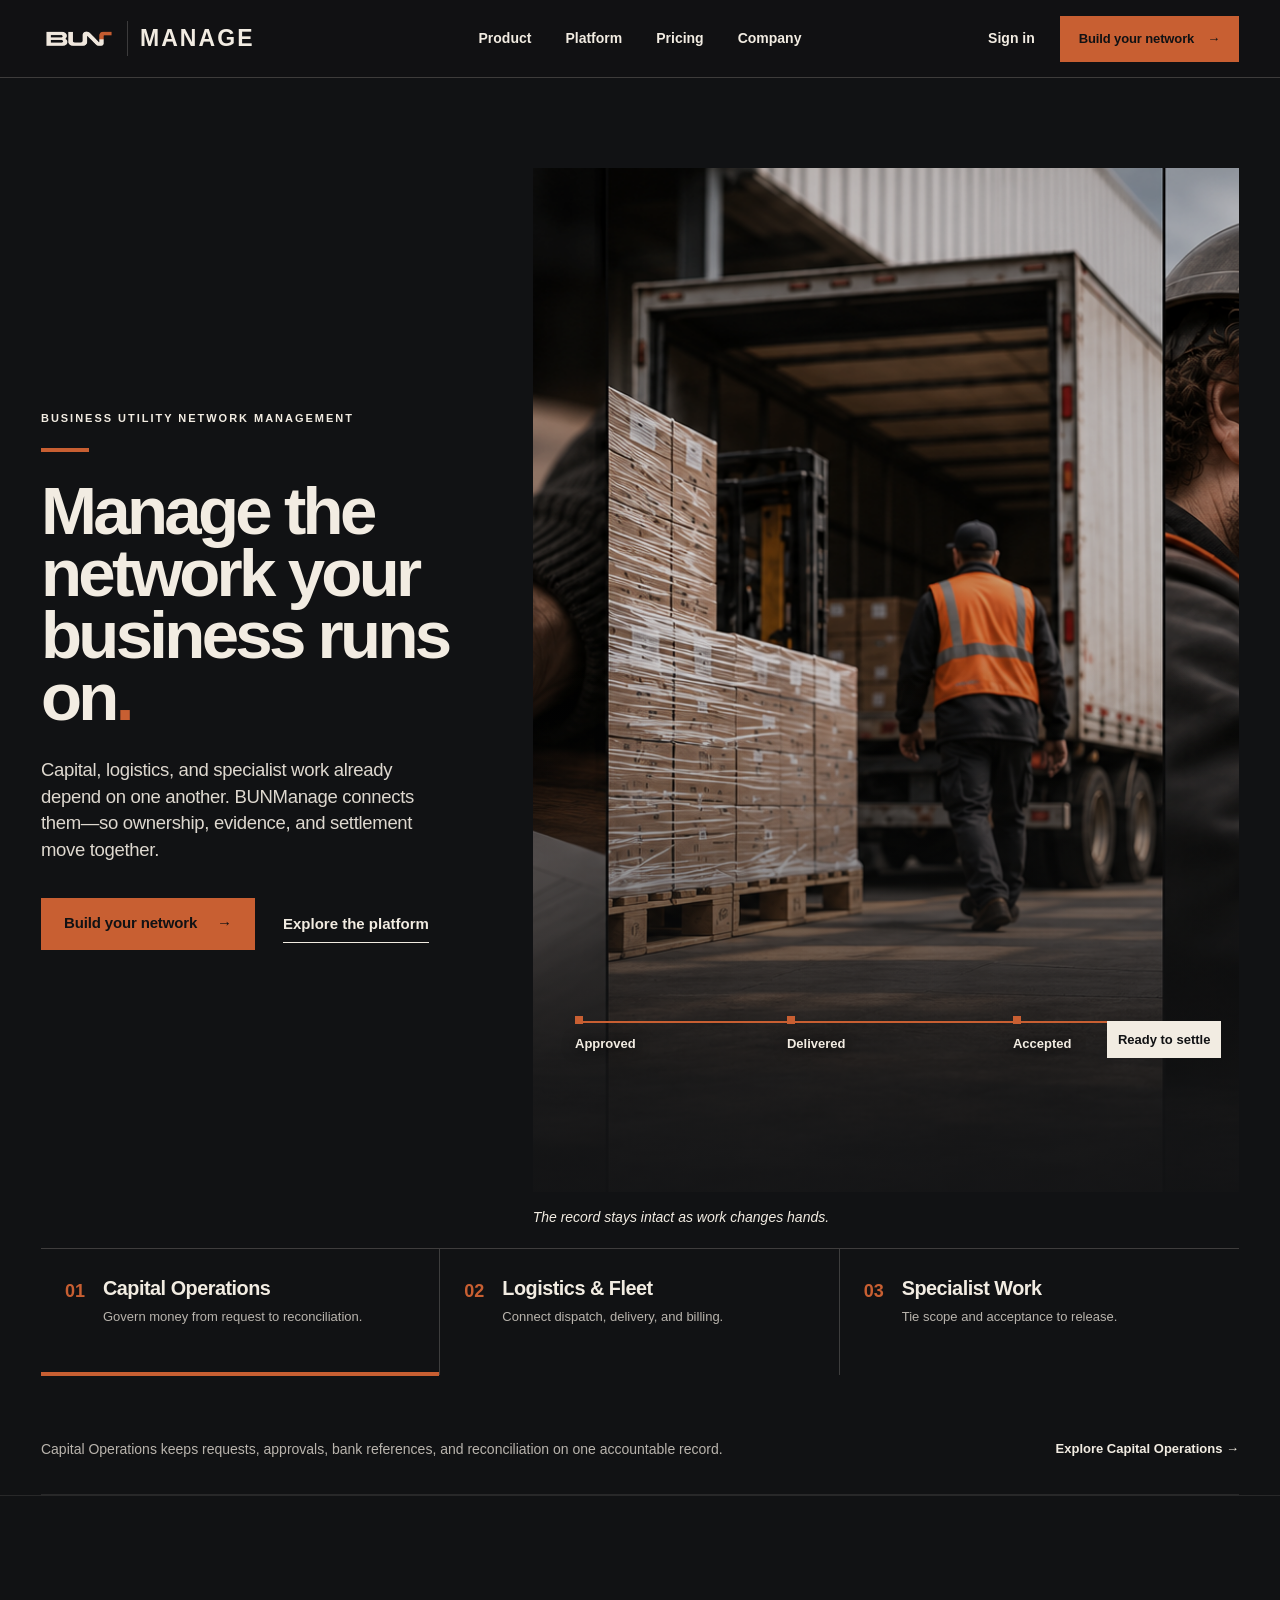
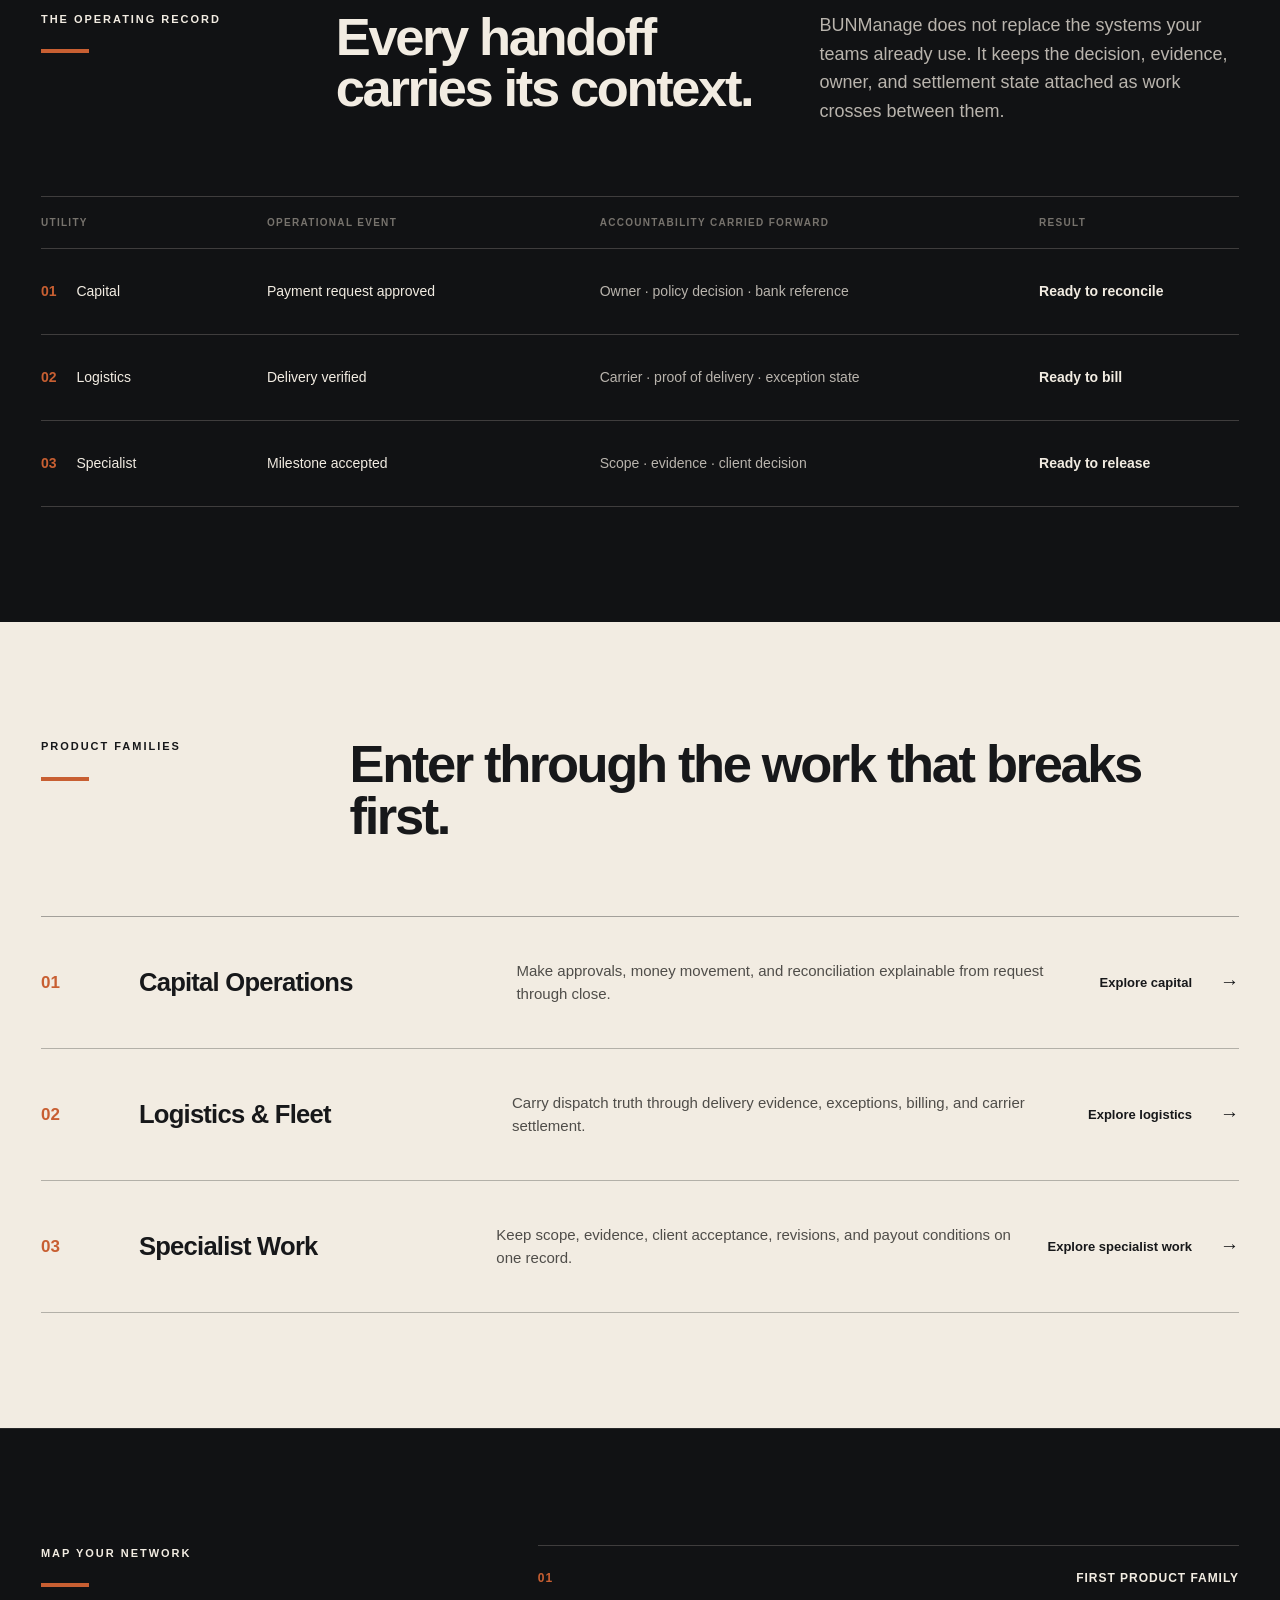
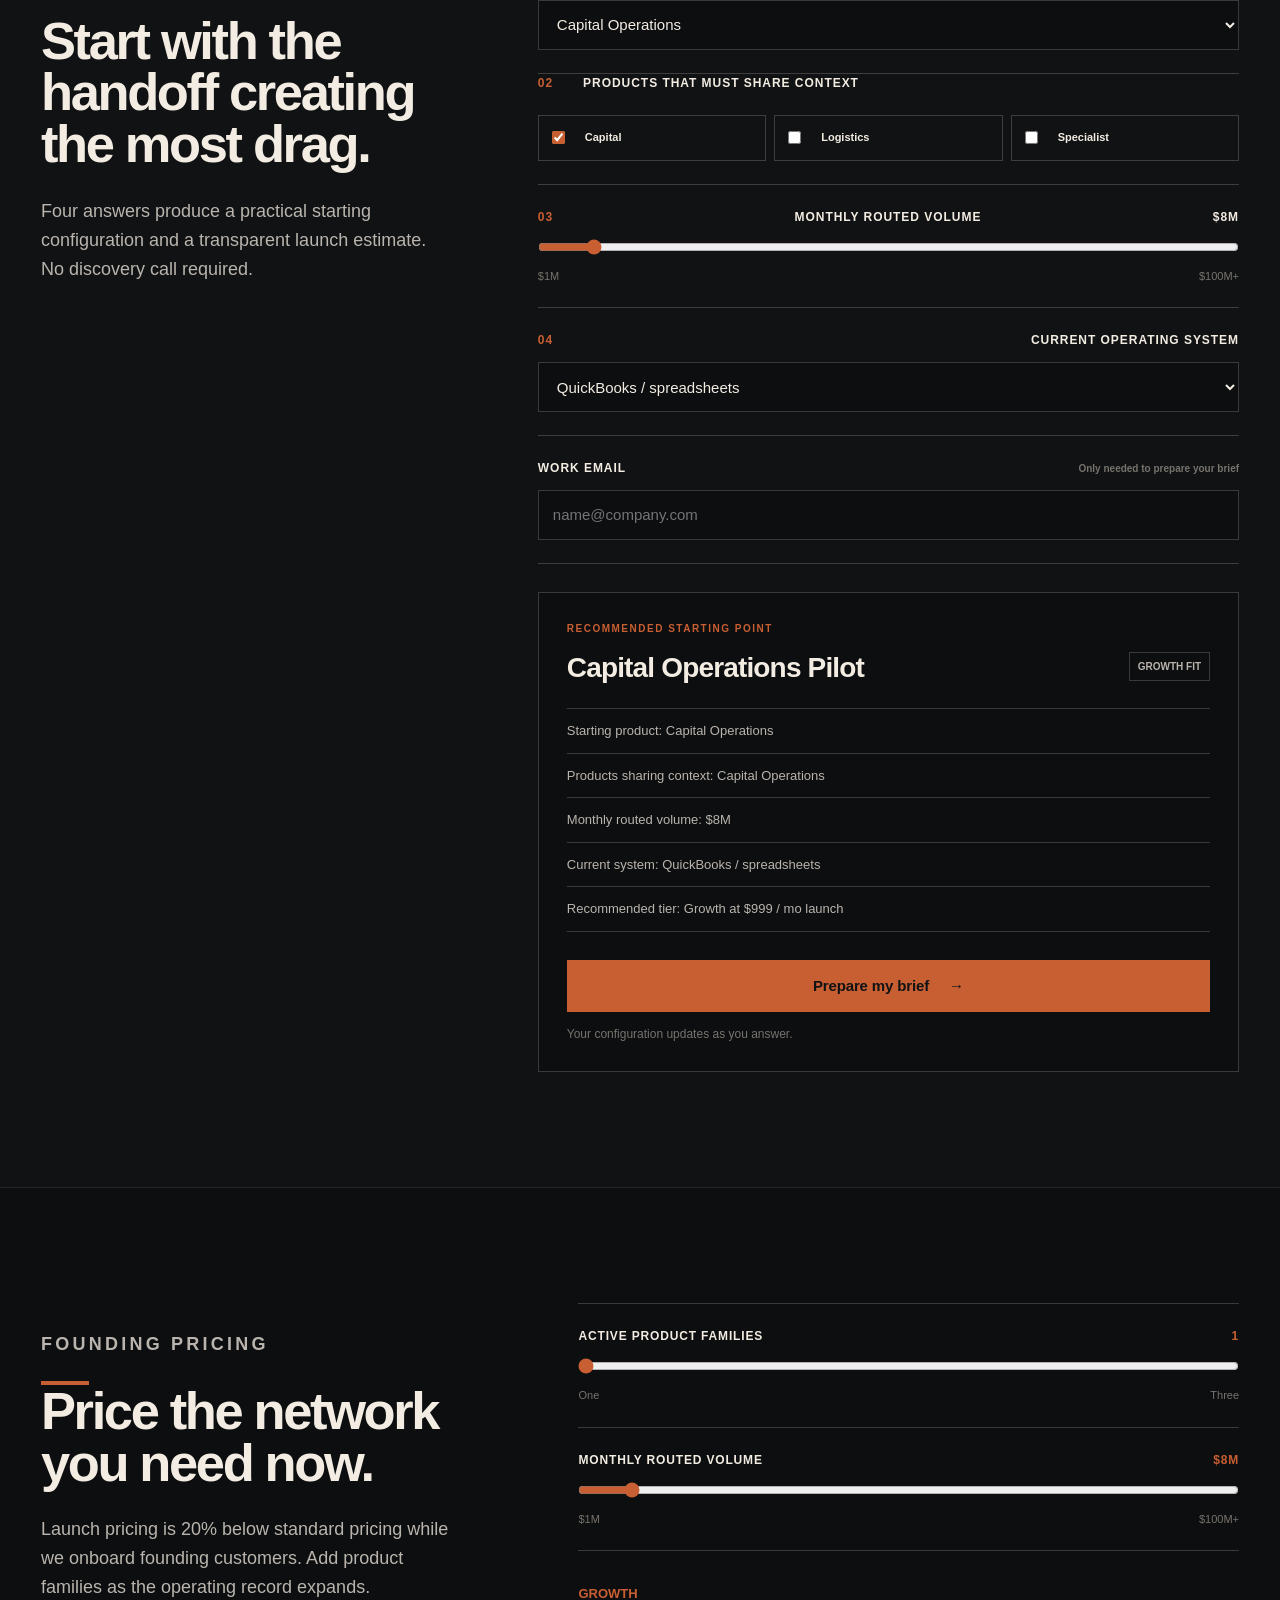
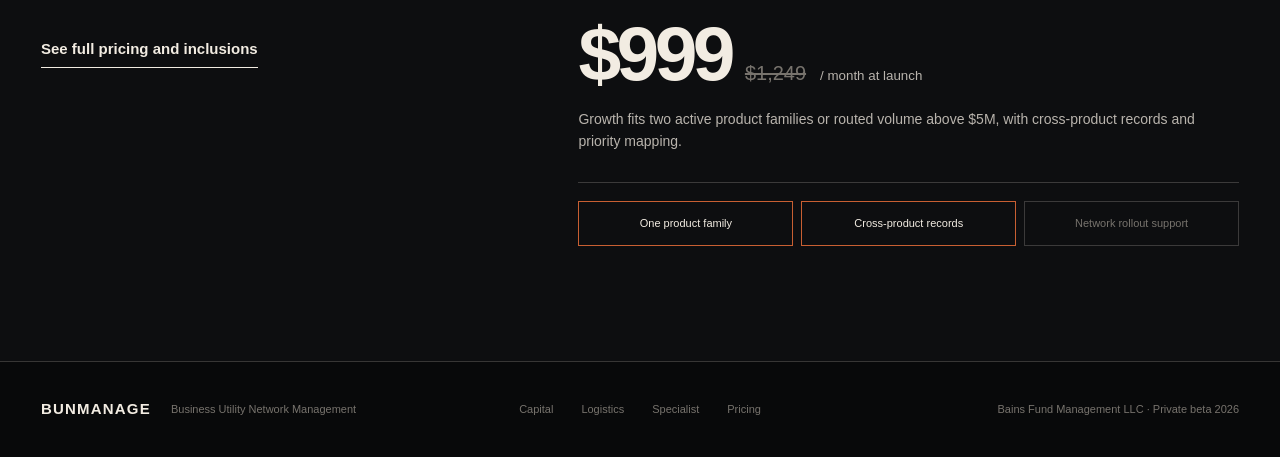
<file: index.html>
<!doctype html>
<html lang="en">
<head>
  <meta charset="utf-8">
  <meta name="viewport" content="width=device-width, initial-scale=1">
  <title>BUNMANAGE — Business Utility Network Management</title>
  <meta name="description" content="BUNManage connects capital operations, logistics and fleet, and specialist work so ownership, evidence, and settlement move together.">
  <link rel="canonical" href="https://www.bunmanage.com/">
  <meta property="og:title" content="BUNMANAGE — Manage the network your business runs on">
  <meta property="og:description" content="One accountable operating record across capital, logistics, and specialist work.">
  <meta property="og:type" content="website">
  <meta property="og:url" content="https://www.bunmanage.com/">
  <meta property="og:image" content="https://www.bunmanage.com/assets/business-utility-network.png">
  <link rel="icon" href="/assets/bun-ligature.png">
  <link rel="stylesheet" href="/styles.css">
</head>
<body class="brand-home" data-product="capital">
<a class="skip-link" href="#main">Skip to content</a>

<header class="bm-header">
  <a class="bm-brand" href="/" aria-label="BUNManage home">
    <img src="/assets/bun-ligature.png" alt="" width="104" height="42">
    <span class="bm-brand-word">MANAGE</span>
  </a>
  <nav class="bm-nav" aria-label="Primary navigation">
    <a href="#products">Product</a>
    <a href="#platform">Platform</a>
    <a href="/pricing">Pricing</a>
    <a href="#company">Company</a>
  </nav>
  <div class="bm-header-actions">
    <a class="bm-sign-in" href="/intake">Sign in</a>
    <a class="bm-button bm-button-small" href="#intake">Build your network <span aria-hidden="true">→</span></a>
  </div>
</header>

<main id="main">
  <section class="network-hero" id="home">
    <div class="hero-copy-block">
      <p class="bm-kicker">Business Utility Network Management</p>
      <h1>Manage the network your business runs on<span aria-hidden="true">.</span></h1>
      <p class="bm-lede">Capital, logistics, and specialist work already depend on one another. BUNManage connects them—so ownership, evidence, and settlement move together.</p>
      <div class="bm-actions">
        <a class="bm-button" href="#intake">Build your network <span aria-hidden="true">→</span></a>
        <a class="bm-text-link" href="#platform">Explore the platform</a>
      </div>
    </div>

    <figure class="network-visual" aria-label="Capital approval, freight delivery, and specialist acceptance connected in one operational record">
      <img src="/assets/business-utility-network.png" alt="Finance approval, freight delivery, and specialist field work" width="1536" height="1024">
      <div class="handoff-thread" aria-hidden="true"></div>
      <div class="event event-one"><span>Approved</span></div>
      <div class="event event-two"><span>Delivered</span></div>
      <div class="event event-three"><span>Accepted</span></div>
      <div class="event event-final"><span>Ready to settle</span></div>
      <figcaption>The record stays intact as work changes hands.</figcaption>
    </figure>

    <div class="product-switcher" id="products" aria-label="Choose a BUNManage product family">
      <button class="product-choice active" type="button" data-domain-switch="capital" aria-pressed="true">
        <span class="product-number">01</span>
        <span><strong>Capital Operations</strong><small>Govern money from request to reconciliation.</small></span>
      </button>
      <button class="product-choice" type="button" data-domain-switch="logistics" aria-pressed="false">
        <span class="product-number">02</span>
        <span><strong>Logistics &amp; Fleet</strong><small>Connect dispatch, delivery, and billing.</small></span>
      </button>
      <button class="product-choice" type="button" data-domain-switch="specialist" aria-pressed="false">
        <span class="product-number">03</span>
        <span><strong>Specialist Work</strong><small>Tie scope and acceptance to release.</small></span>
      </button>
    </div>
    <div class="product-response" aria-live="polite">
      <p id="domainSummary">Capital Operations keeps requests, approvals, bank references, and reconciliation on one accountable record.</p>
      <a id="domainLink" href="/capital-operations">Explore Capital Operations <span aria-hidden="true">→</span></a>
    </div>
  </section>

  <section class="bm-section bm-platform" id="platform">
    <div class="bm-section-heading">
      <p class="bm-kicker">The operating record</p>
      <h2>Every handoff carries its context.</h2>
      <p>BUNManage does not replace the systems your teams already use. It keeps the decision, evidence, owner, and settlement state attached as work crosses between them.</p>
    </div>
    <div class="record-ledger" role="table" aria-label="BUNManage operating record examples">
      <div class="ledger-head" role="row">
        <span role="columnheader">Utility</span><span role="columnheader">Operational event</span><span role="columnheader">Accountability carried forward</span><span role="columnheader">Result</span>
      </div>
      <div class="ledger-row" role="row">
        <span role="cell"><b>01</b> Capital</span><span role="cell">Payment request approved</span><span role="cell">Owner · policy decision · bank reference</span><span role="cell">Ready to reconcile</span>
      </div>
      <div class="ledger-row" role="row">
        <span role="cell"><b>02</b> Logistics</span><span role="cell">Delivery verified</span><span role="cell">Carrier · proof of delivery · exception state</span><span role="cell">Ready to bill</span>
      </div>
      <div class="ledger-row" role="row">
        <span role="cell"><b>03</b> Specialist</span><span role="cell">Milestone accepted</span><span role="cell">Scope · evidence · client decision</span><span role="cell">Ready to release</span>
      </div>
    </div>
  </section>

  <section class="bm-section product-paths" aria-labelledby="productPathsTitle">
    <div class="bm-section-heading compact">
      <p class="bm-kicker">Product families</p>
      <h2 id="productPathsTitle">Enter through the work that breaks first.</h2>
    </div>
    <div class="product-path-list">
      <a href="/capital-operations" class="product-path">
        <span>01</span><h3>Capital Operations</h3><p>Make approvals, money movement, and reconciliation explainable from request through close.</p><b>Explore capital <i aria-hidden="true">→</i></b>
      </a>
      <a href="/logistics-fleet" class="product-path">
        <span>02</span><h3>Logistics &amp; Fleet</h3><p>Carry dispatch truth through delivery evidence, exceptions, billing, and carrier settlement.</p><b>Explore logistics <i aria-hidden="true">→</i></b>
      </a>
      <a href="/specialist-work" class="product-path">
        <span>03</span><h3>Specialist Work</h3><p>Keep scope, evidence, client acceptance, revisions, and payout conditions on one record.</p><b>Explore specialist work <i aria-hidden="true">→</i></b>
      </a>
    </div>
  </section>

  <section class="bm-section configure-section" id="intake">
    <div class="configure-intro">
      <p class="bm-kicker">Map your network</p>
      <h2>Start with the handoff creating the most drag.</h2>
      <p>Four answers produce a practical starting configuration and a transparent launch estimate. No discovery call required.</p>
    </div>
    <div class="configure-grid">
      <form class="network-intake" onsubmit="return false">
        <div class="field-row">
          <label for="intakePersona"><span>01</span> First product family</label>
          <select id="intakePersona">
            <option value="capital">Capital Operations</option>
            <option value="logistics">Logistics &amp; Fleet</option>
            <option value="specialist">Specialist Work</option>
          </select>
        </div>
        <fieldset class="field-row">
          <legend><span>02</span> Products that must share context</legend>
          <div class="network-choices">
            <label><input type="checkbox" name="subsystem" value="capital" checked> Capital</label>
            <label><input type="checkbox" name="subsystem" value="logistics"> Logistics</label>
            <label><input type="checkbox" name="subsystem" value="specialist"> Specialist</label>
          </div>
        </fieldset>
        <div class="field-row">
          <label for="volumeRange"><span>03</span> Monthly routed volume <b id="volumeValue">$8M</b></label>
          <input id="volumeRange" type="range" min="1" max="100" value="8">
          <div class="range-ends"><span>$1M</span><span>$100M+</span></div>
        </div>
        <div class="field-row">
          <label for="currentStack"><span>04</span> Current operating system</label>
          <select id="currentStack">
            <option>QuickBooks / spreadsheets</option>
            <option>ERP plus manual approvals</option>
            <option>TMS plus finance exports</option>
            <option>Custom internal system</option>
          </select>
        </div>
        <div class="field-row optional-email">
          <label for="email">Work email <small>Only needed to prepare your brief</small></label>
          <input id="email" type="email" placeholder="name@company.com" autocomplete="email">
        </div>
      </form>

      <aside class="configuration-result" aria-live="polite">
        <p class="result-label">Recommended starting point</p>
        <div class="result-title-row"><h3 id="briefTitle">Capital Operations Pilot</h3><span id="briefTier">Growth fit</span></div>
        <ul id="briefList" class="configuration-list"></ul>
        <button class="bm-button result-button" type="button" id="prepareBrief">Prepare my brief <span aria-hidden="true">→</span></button>
        <p id="briefStatus" class="result-note">Your configuration updates as you answer.</p>
      </aside>
    </div>
  </section>

  <section class="bm-section pricing-section" id="pricing">
    <div class="pricing-copy">
      <p class="bm-kicker">Founding pricing</p>
      <h2>Price the network you need now.</h2>
      <p>Launch pricing is 20% below standard pricing while we onboard founding customers. Add product families as the operating record expands.</p>
      <a class="bm-text-link" href="/pricing">See full pricing and inclusions</a>
    </div>
    <div class="price-calculator">
      <div class="price-control">
        <label for="priceVerticals">Active product families <b id="priceVerticalsValue">1</b></label>
        <input id="priceVerticals" type="range" min="1" max="3" value="1">
        <div class="range-ends"><span>One</span><span>Three</span></div>
      </div>
      <div class="price-control">
        <label for="priceVolume">Monthly routed volume <b id="priceVolumeValue">$8M</b></label>
        <input id="priceVolume" type="range" min="1" max="100" value="8">
        <div class="range-ends"><span>$1M</span><span>$100M+</span></div>
      </div>
      <div class="price-result">
        <span id="tierName">Growth</span>
        <div><strong id="tierPrice">$999</strong><s id="tierStandard">$1,249</s><small>/ month at launch</small></div>
        <p id="tierNote">Growth fits two active product families or routed volume above $5M, with cross-product records and priority mapping.</p>
      </div>
      <div class="price-unlocks" aria-label="Pricing capabilities">
        <span class="active" id="unlockOne">One product family</span>
        <span id="unlockTwo">Cross-product records</span>
        <span id="unlockThree">Network rollout support</span>
      </div>
    </div>
  </section>
</main>

<footer class="bm-footer" id="company">
  <div>
    <span class="footer-brand">BUNMANAGE</span>
    <span>Business Utility Network Management</span>
  </div>
  <div>
    <a href="/capital-operations">Capital</a>
    <a href="/logistics-fleet">Logistics</a>
    <a href="/specialist-work">Specialist</a>
    <a href="/pricing">Pricing</a>
  </div>
  <span>Bains Fund Management LLC · Private beta 2026</span>
</footer>

<script src="/app.js"></script>
</body>
</html>
</file>
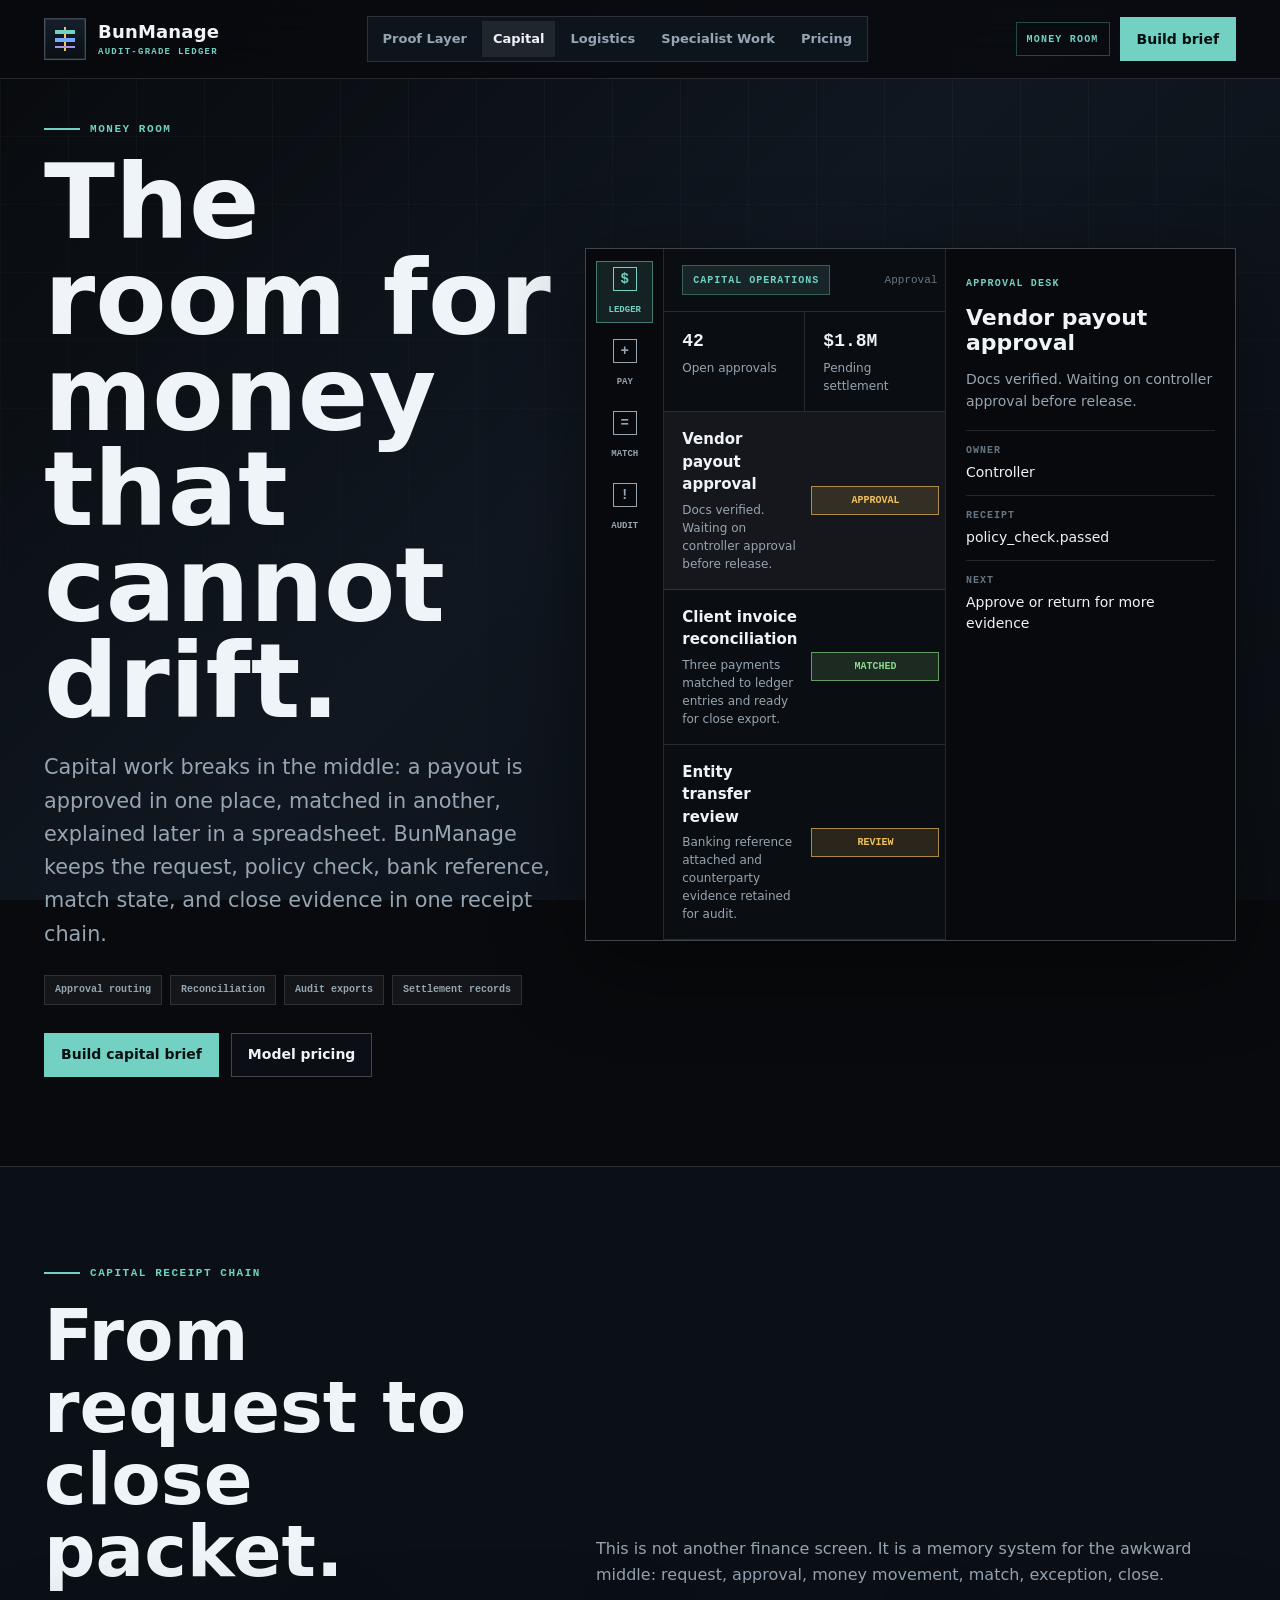
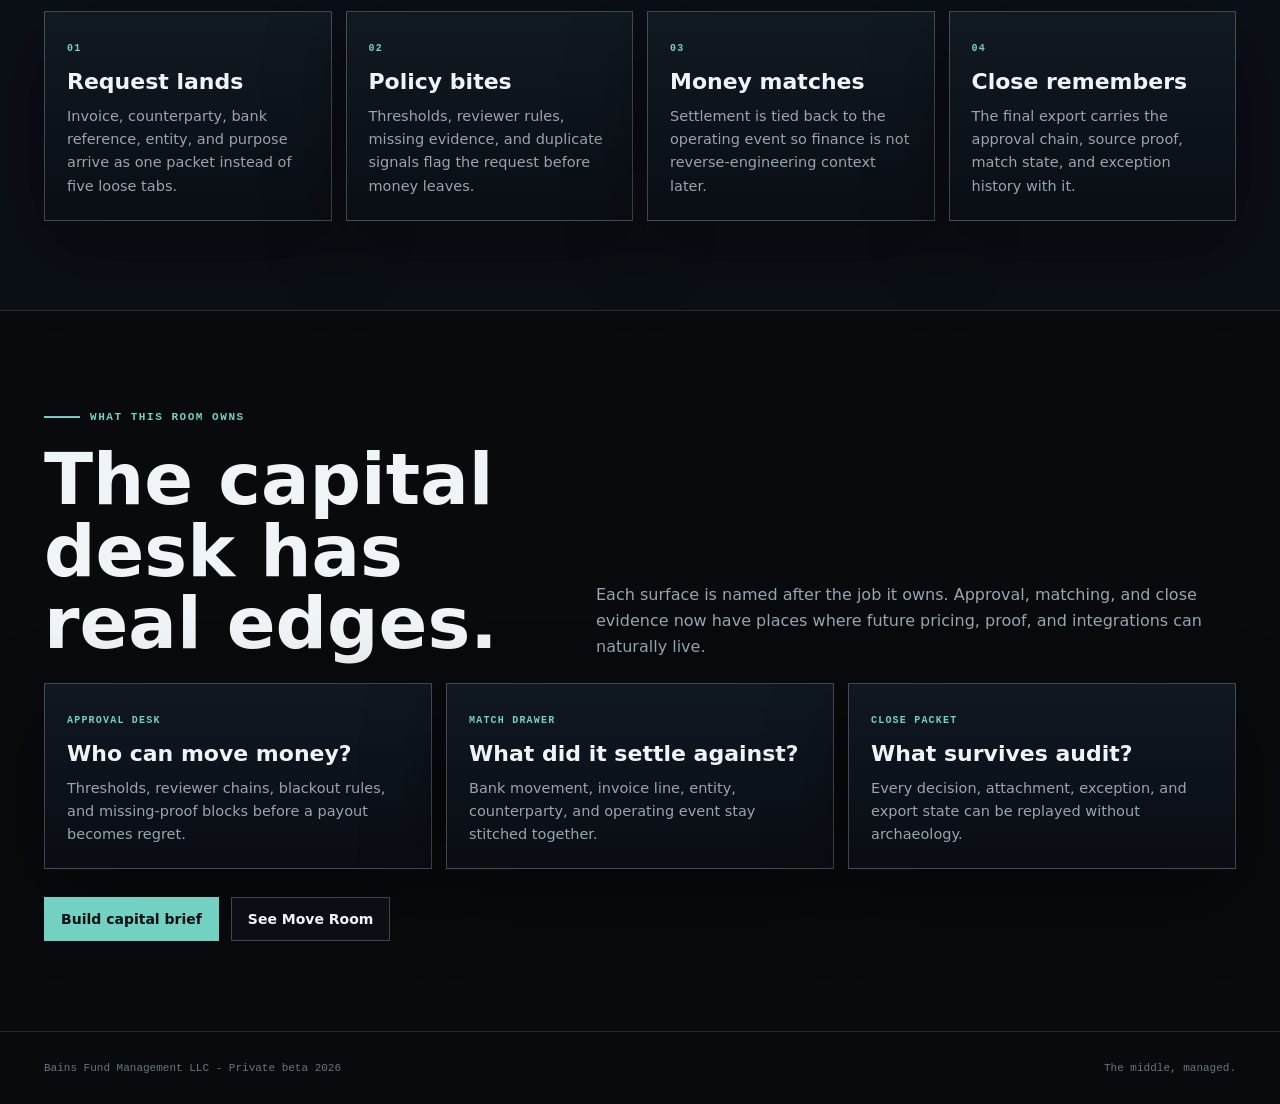
<file: capital-operations.html>
<!doctype html>
<html lang="en">
<head>
<meta charset="utf-8">
<meta name="viewport" content="width=device-width,initial-scale=1,viewport-fit=cover">
<title>Capital Operations - BunManage</title>
<meta name="description" content="BunManage Capital Operations routes approvals, reconciliations, settlements, and audit records through one finance-grade operating layer.">
<meta name="theme-color" content="#080a0d">
<meta name="robots" content="index,follow">
<meta property="og:title" content="Capital Operations - BunManage">
<meta property="og:description" content="Approval routing, reconciliation, settlement records, and audit exports for capital operations teams.">
<meta property="og:type" content="website">
<meta property="og:url" content="https://www.bunmanage.com/capital-operations">
<meta property="og:image" content="https://www.bunmanage.com/og.svg">
<meta name="twitter:card" content="summary_large_image">
<link rel="canonical" href="https://www.bunmanage.com/capital-operations">
<link rel="stylesheet" href="/styles.css">
</head>
<body data-product="capital">
<a class="skip-link" href="#main">Skip to content</a>
<header class="site-nav">
  <a class="brand" href="/" aria-label="BunManage home"><span class="mark" aria-hidden="true"><span></span></span><span class="brand-copy"><span class="brand-name">BunManage</span><span class="brand-line">Audit-grade ledger</span></span></a>
  <nav class="nav-links" aria-label="Primary">
    <a href="/">Proof Layer</a><a class="active" href="/capital-operations">Capital</a><a href="/logistics-fleet">Logistics</a><a href="/specialist-work">Specialist Work</a><a href="/pricing">Pricing</a>
  </nav>
  <div class="nav-cta"><span class="status">Money Room</span><a class="btn primary" href="/intake?product=capital">Build brief</a></div>
</header>
<main id="main">
  <section class="section hero product-hero">
    <div class="container hero-grid">
      <div>
        <div class="eyebrow">Money Room</div>
        <h1>The room for money that cannot drift.</h1>
        <p class="lede">Capital work breaks in the middle: a payout is approved in one place, matched in another, explained later in a spreadsheet. BunManage keeps the request, policy check, bank reference, match state, and close evidence in one receipt chain.</p>
        <div class="product-kicker"><span>Approval routing</span><span>Reconciliation</span><span>Audit exports</span><span>Settlement records</span></div>
        <div class="hero-actions"><a class="btn primary" href="/intake?product=capital">Build capital brief</a><a class="btn dark" href="/pricing?product=capital">Model pricing</a></div>
      </div>
      <article class="workspace-shell" aria-label="Capital operations workspace preview">
        <div class="workspace-rail"><button class="rail-btn active" type="button" aria-label="Ledger rail"><span class="rail-icon">$</span><span>Ledger</span></button><button class="rail-btn" type="button" aria-label="Payment rail"><span class="rail-icon">+</span><span>Pay</span></button><button class="rail-btn" type="button" aria-label="Match rail"><span class="rail-icon">=</span><span>Match</span></button><button class="rail-btn" type="button" aria-label="Audit rail"><span class="rail-icon">!</span><span>Audit</span></button></div>
        <div class="workspace-main">
          <div class="workspace-bar"><span class="mode-chip" id="modeChip">Capital mode</span><span class="cmd">Approval rail + ledger proof</span></div>
          <div class="subheader"><div><b id="workspaceMetricOne">42</b><span id="workspaceMetricOneLabel">Open approvals</span></div><div><b id="workspaceMetricTwo">$1.8M</b><span id="workspaceMetricTwoLabel">Pending settlement</span></div><div><b id="workspaceMetricThree">0</b><span id="workspaceMetricThreeLabel">Unmatched exports</span></div></div>
          <div class="records" id="records"></div>
        </div>
        <aside class="record-drawer" id="recordDrawer" aria-live="polite">
          <small id="drawerLabel">Approval Desk</small>
          <h3 id="drawerTitle">Vendor payout approval</h3>
          <p id="drawerBody">Docs verified. Waiting on controller approval before release.</p>
          <dl><div><dt>Owner</dt><dd id="drawerOwner">Controller</dd></div><div><dt>Receipt</dt><dd id="drawerReceipt">policy_check.passed</dd></div><div><dt>Next</dt><dd id="drawerNext">Approve or return for more evidence</dd></div></dl>
        </aside>
      </article>
    </div>
  </section>
  <section class="section deep-band">
    <div class="container">
      <div class="section-head"><div><div class="eyebrow">Capital receipt chain</div><h2>From request to close packet.</h2></div><p>This is not another finance screen. It is a memory system for the awkward middle: request, approval, money movement, match, exception, close.</p></div>
      <div class="flow-grid">
        <article class="flow-card"><small>01</small><h3>Request lands</h3><p>Invoice, counterparty, bank reference, entity, and purpose arrive as one packet instead of five loose tabs.</p></article>
        <article class="flow-card"><small>02</small><h3>Policy bites</h3><p>Thresholds, reviewer rules, missing evidence, and duplicate signals flag the request before money leaves.</p></article>
        <article class="flow-card"><small>03</small><h3>Money matches</h3><p>Settlement is tied back to the operating event so finance is not reverse-engineering context later.</p></article>
        <article class="flow-card"><small>04</small><h3>Close remembers</h3><p>The final export carries the approval chain, source proof, match state, and exception history with it.</p></article>
      </div>
    </div>
  </section>
  <section class="section">
    <div class="container">
      <div class="section-head"><div><div class="eyebrow">What this room owns</div><h2>The capital desk has real edges.</h2></div><p>Each surface is named after the job it owns. Approval, matching, and close evidence now have places where future pricing, proof, and integrations can naturally live.</p></div>
      <div class="module-grid">
        <article class="module-card"><small>Approval Desk</small><h3>Who can move money?</h3><p>Thresholds, reviewer chains, blackout rules, and missing-proof blocks before a payout becomes regret.</p></article>
        <article class="module-card"><small>Match Drawer</small><h3>What did it settle against?</h3><p>Bank movement, invoice line, entity, counterparty, and operating event stay stitched together.</p></article>
        <article class="module-card"><small>Close Packet</small><h3>What survives audit?</h3><p>Every decision, attachment, exception, and export state can be replayed without archaeology.</p></article>
      </div>
      <div class="action-row"><a class="btn primary" href="/intake?product=capital">Build capital brief</a><a class="btn dark" href="/logistics-fleet">See Move Room</a></div>
    </div>
  </section>
</main>
<footer class="footer"><span>Bains Fund Management LLC - Private beta 2026</span><span>The middle, managed.</span></footer>
<script src="/app.js"></script>
</body>
</html>
</file>
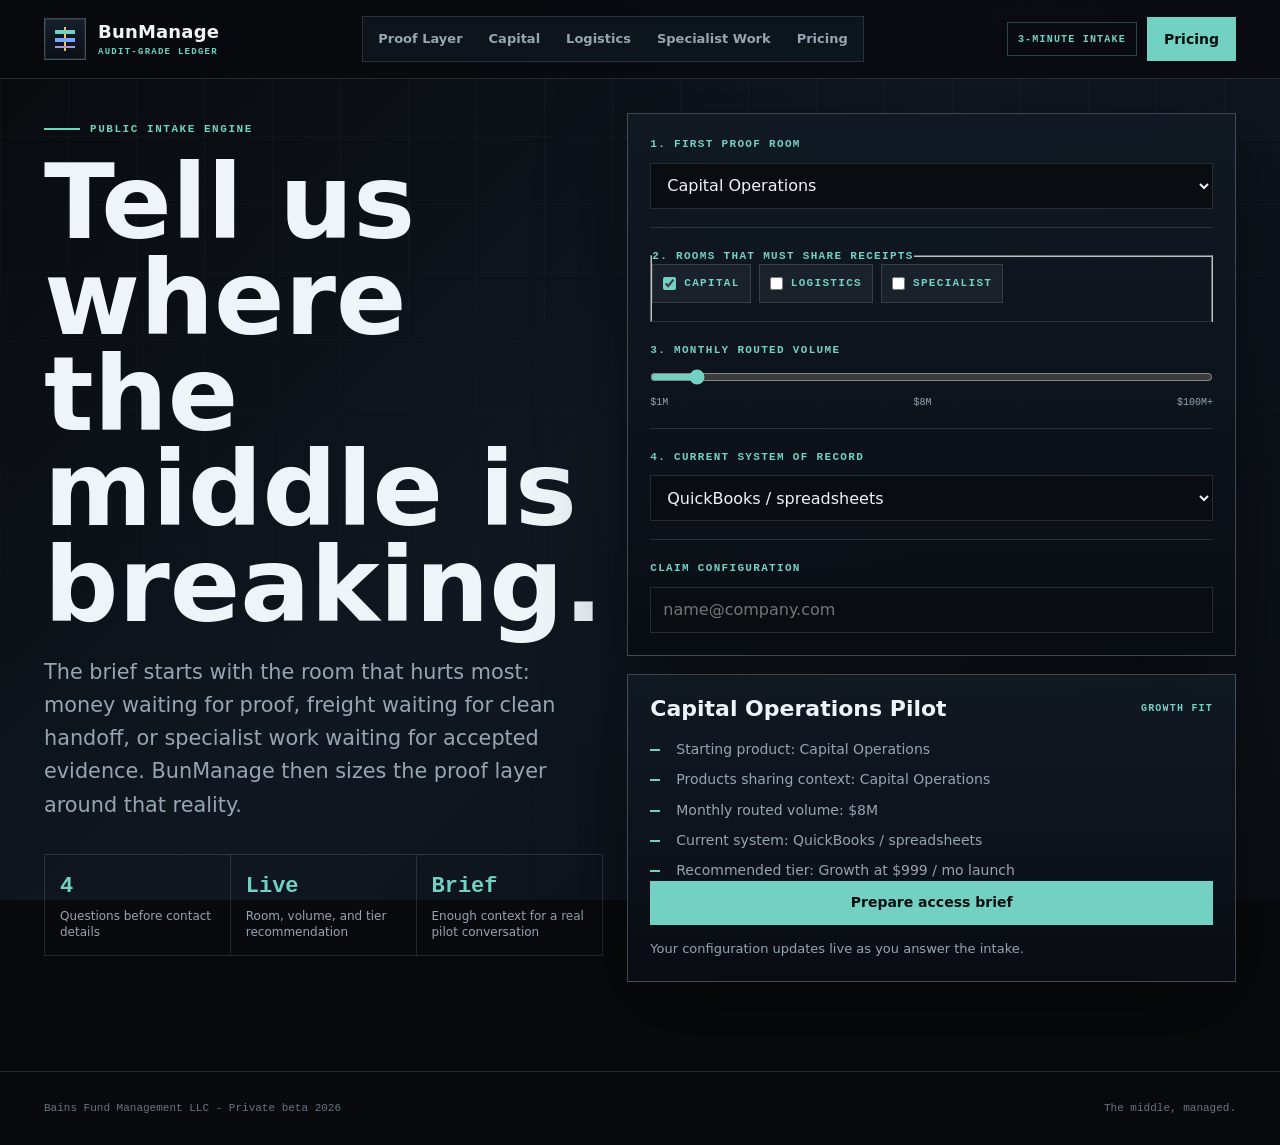
<file: intake.html>
<!doctype html>
<html lang="en">
<head>
<meta charset="utf-8">
<meta name="viewport" content="width=device-width,initial-scale=1,viewport-fit=cover">
<title>Build a BunManage Brief - Intake</title>
<meta name="description" content="Build a BunManage access brief by proof room, routed volume, and current operating system of record.">
<meta name="theme-color" content="#080a0d">
<meta name="robots" content="index,follow">
<meta property="og:title" content="Build a BunManage Brief - Intake">
<meta property="og:description" content="Choose the proof room where BunManage should start.">
<meta property="og:type" content="website">
<meta property="og:url" content="https://www.bunmanage.com/intake">
<meta property="og:image" content="https://www.bunmanage.com/og.svg">
<meta name="twitter:card" content="summary_large_image">
<link rel="canonical" href="https://www.bunmanage.com/intake">
<link rel="stylesheet" href="/styles.css">
</head>
<body>
<a class="skip-link" href="#main">Skip to content</a>
<header class="site-nav">
  <a class="brand" href="/" aria-label="BunManage home"><span class="mark" aria-hidden="true"><span></span></span><span class="brand-copy"><span class="brand-name">BunManage</span><span class="brand-line">Audit-grade ledger</span></span></a>
  <nav class="nav-links" aria-label="Primary">
    <a href="/">Proof Layer</a><a href="/capital-operations">Capital</a><a href="/logistics-fleet">Logistics</a><a href="/specialist-work">Specialist Work</a><a href="/pricing">Pricing</a>
  </nav>
  <div class="nav-cta"><span class="status">3-minute intake</span><a class="btn primary" href="/pricing">Pricing</a></div>
</header>
<main id="main">
  <section class="section hero">
    <div class="container intake-layout">
      <div>
        <div class="eyebrow">Public intake engine</div>
        <h1>Tell us where the middle is breaking.</h1>
        <p class="lede">The brief starts with the room that hurts most: money waiting for proof, freight waiting for clean handoff, or specialist work waiting for accepted evidence. BunManage then sizes the proof layer around that reality.</p>
        <div class="metric-row">
          <div class="metric"><b>4</b><span>Questions before contact details</span></div>
          <div class="metric"><b>Live</b><span>Room, volume, and tier recommendation</span></div>
          <div class="metric"><b>Brief</b><span>Enough context for a real pilot conversation</span></div>
        </div>
      </div>
      <div>
        <div class="wizard">
          <div class="question">
            <label for="intakePersona">1. First proof room</label>
            <select id="intakePersona">
              <option value="capital">Capital Operations</option>
              <option value="logistics">Logistics &amp; Fleet</option>
              <option value="specialist">Specialist Work</option>
            </select>
          </div>
          <fieldset class="question">
            <legend>2. Rooms that must share receipts</legend>
            <div class="choice-row">
              <label class="choice"><input type="checkbox" name="subsystem" value="capital" checked> Capital</label>
              <label class="choice"><input type="checkbox" name="subsystem" value="logistics"> Logistics</label>
              <label class="choice"><input type="checkbox" name="subsystem" value="specialist"> Specialist</label>
            </div>
          </fieldset>
          <div class="question">
            <label for="volumeRange">3. Monthly routed volume</label>
            <input id="volumeRange" type="range" min="1" max="100" value="8" aria-describedby="volumeValue">
            <div class="range-labels"><span>$1M</span><span id="volumeValue">$8M</span><span>$100M+</span></div>
          </div>
          <div class="question">
            <label for="currentStack">4. Current system of record</label>
            <select id="currentStack">
              <option>QuickBooks / spreadsheets</option>
              <option>ERP plus manual approvals</option>
              <option>TMS plus finance exports</option>
              <option>Custom internal system</option>
            </select>
          </div>
          <div class="question">
            <label for="email">Claim configuration</label>
            <input id="email" type="email" placeholder="name@company.com">
          </div>
        </div>
        <article class="result-card" style="margin-top:18px">
          <div class="result-top"><h3 id="briefTitle">Capital Ledger Pilot</h3><small id="briefTier">Growth fit</small></div>
          <ul class="brief-list" id="briefList"></ul>
          <button class="btn primary full" type="button" id="prepareBrief">Prepare access brief</button>
          <p class="note" id="briefStatus" aria-live="polite">Your configuration updates live as you answer the intake.</p>
        </article>
      </div>
    </div>
  </section>
</main>
<footer class="footer"><span>Bains Fund Management LLC - Private beta 2026</span><span>The middle, managed.</span></footer>
<script src="/app.js"></script>
</body>
</html>
</file>
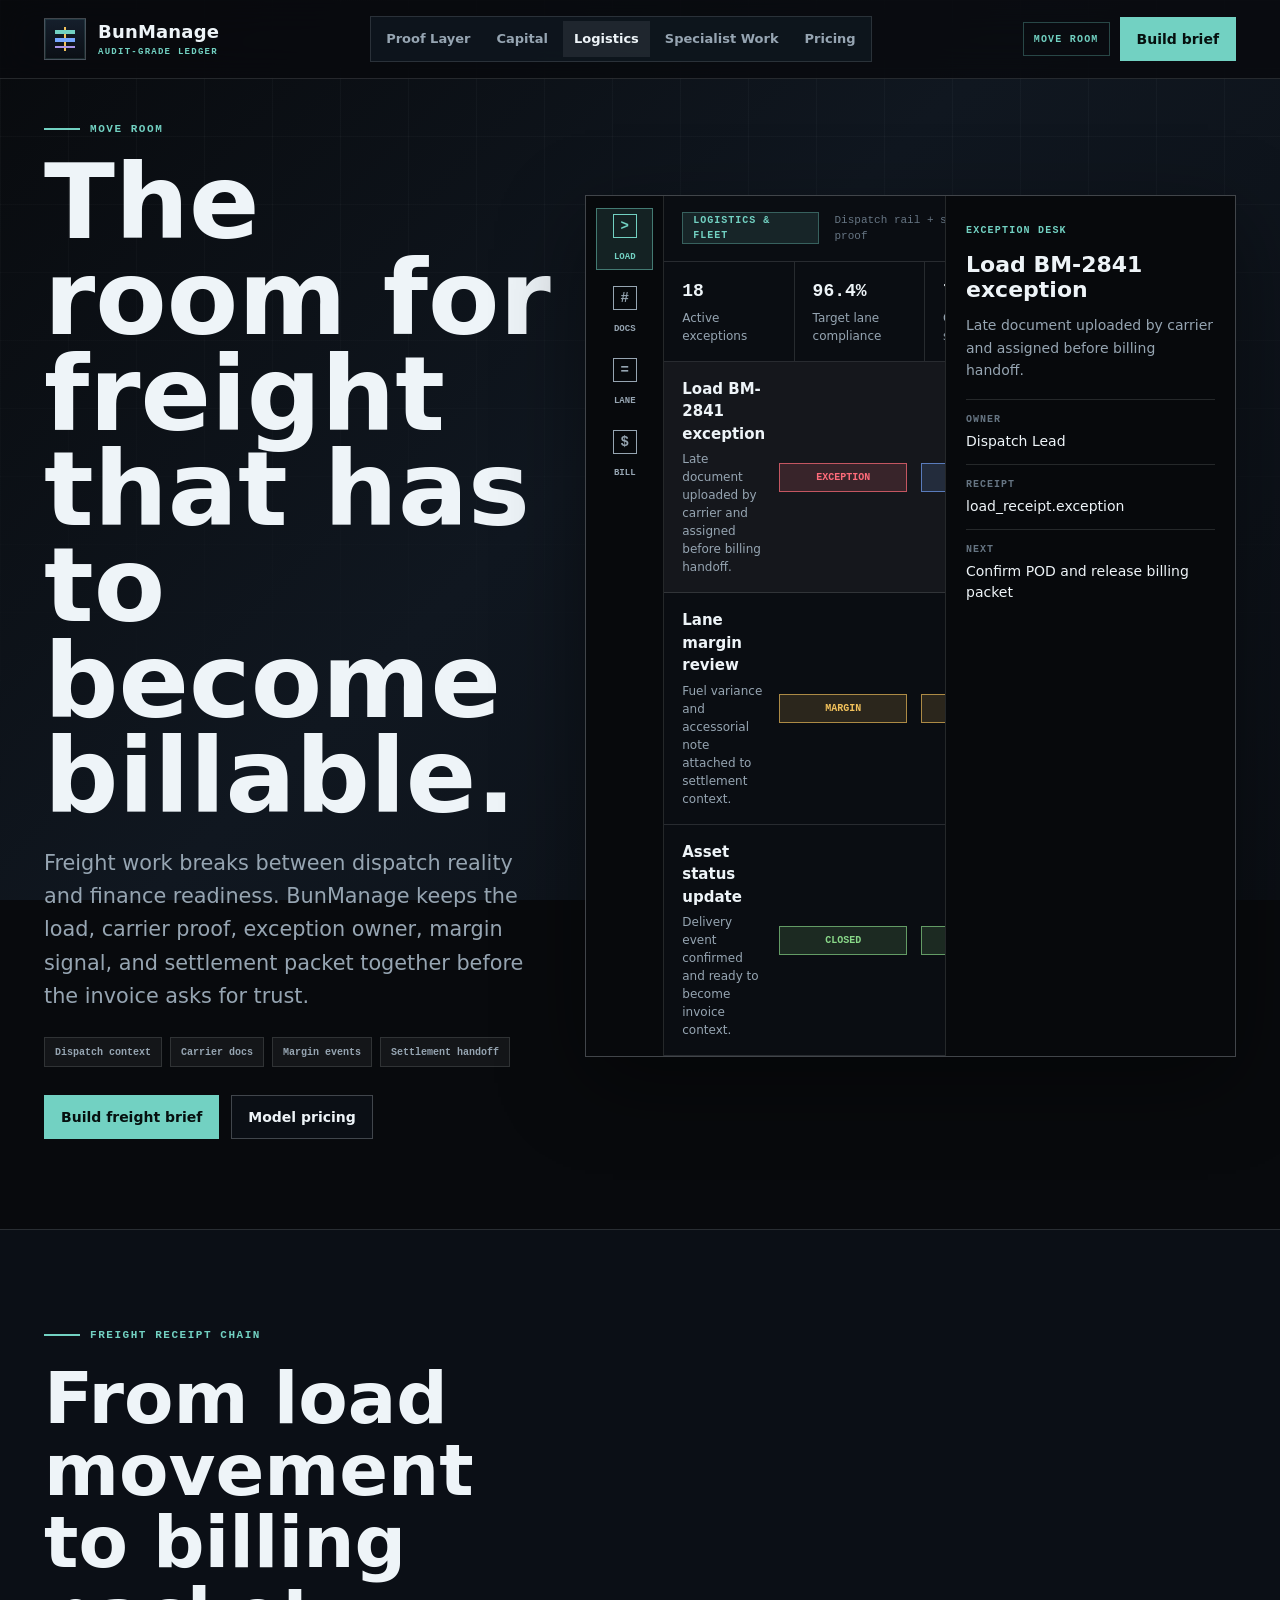
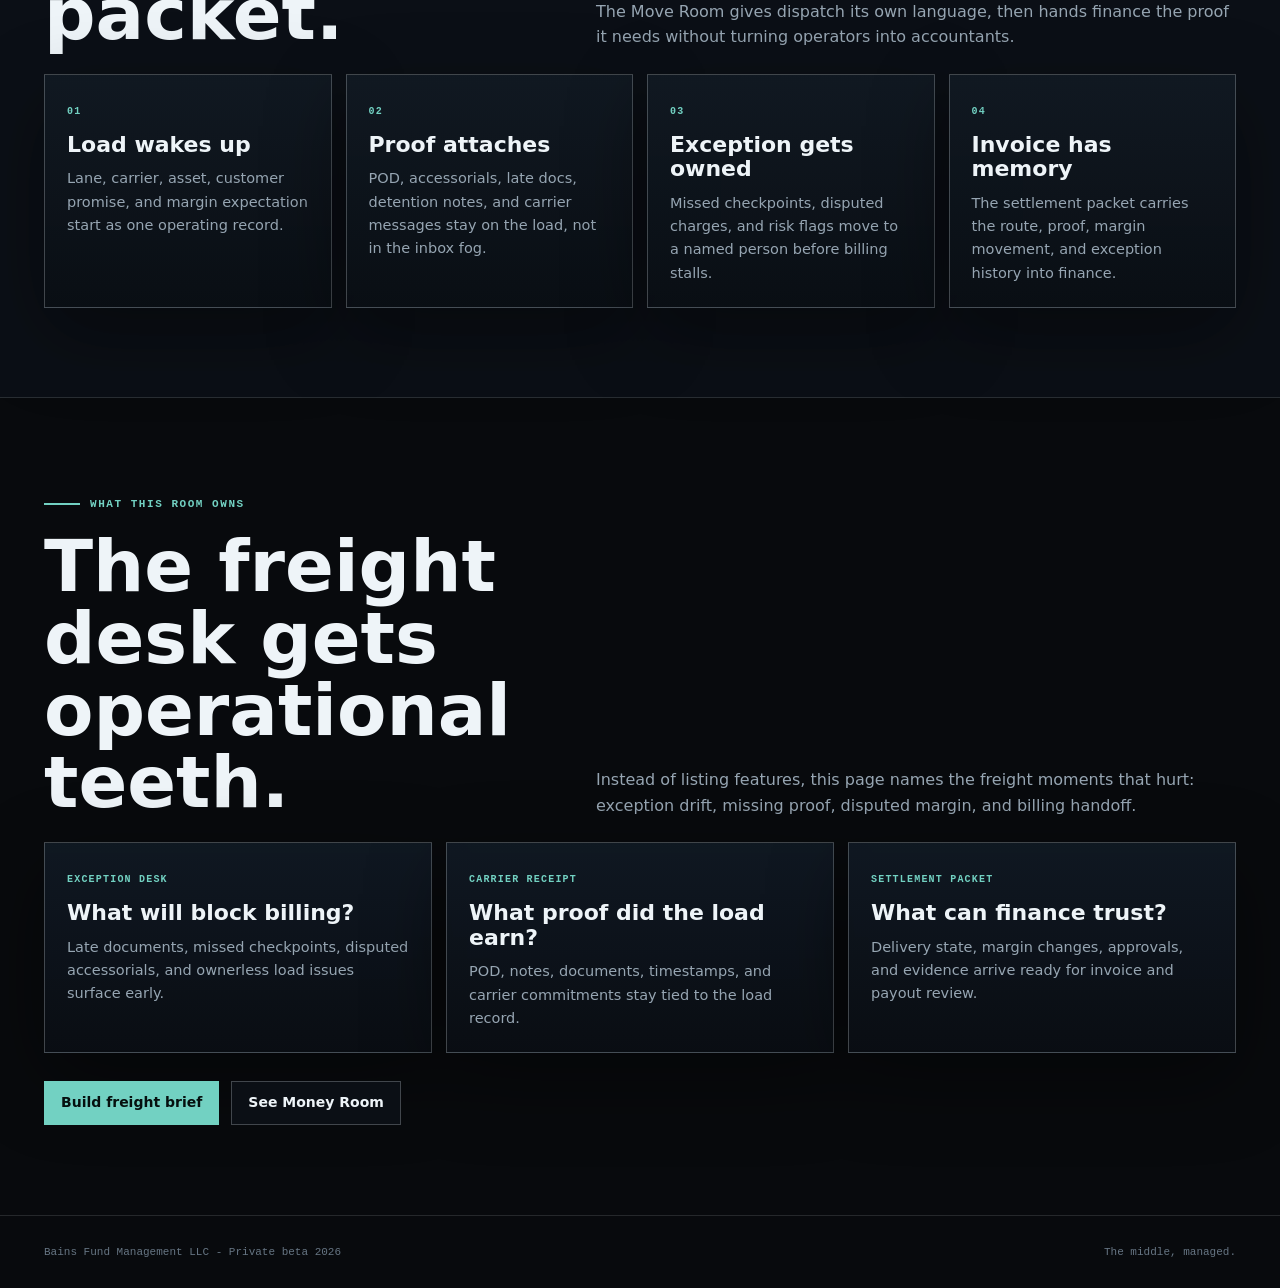
<file: logistics-fleet.html>
<!doctype html>
<html lang="en">
<head>
<meta charset="utf-8">
<meta name="viewport" content="width=device-width,initial-scale=1,viewport-fit=cover">
<title>Logistics & Fleet - BunManage</title>
<meta name="description" content="BunManage Logistics & Fleet connects dispatch, carrier proof, exceptions, margins, and settlement handoff to one audit-grade ledger.">
<meta name="theme-color" content="#080a0d">
<meta name="robots" content="index,follow">
<meta property="og:title" content="Logistics & Fleet - BunManage">
<meta property="og:description" content="Dispatch execution, carrier evidence, exception ownership, and settlement handoff for freight teams.">
<meta property="og:type" content="website">
<meta property="og:url" content="https://www.bunmanage.com/logistics-fleet">
<meta property="og:image" content="https://www.bunmanage.com/og.svg">
<meta name="twitter:card" content="summary_large_image">
<link rel="canonical" href="https://www.bunmanage.com/logistics-fleet">
<link rel="stylesheet" href="/styles.css">
</head>
<body data-product="logistics">
<a class="skip-link" href="#main">Skip to content</a>
<header class="site-nav">
  <a class="brand" href="/" aria-label="BunManage home"><span class="mark" aria-hidden="true"><span></span></span><span class="brand-copy"><span class="brand-name">BunManage</span><span class="brand-line">Audit-grade ledger</span></span></a>
  <nav class="nav-links" aria-label="Primary">
    <a href="/">Proof Layer</a><a href="/capital-operations">Capital</a><a class="active" href="/logistics-fleet">Logistics</a><a href="/specialist-work">Specialist Work</a><a href="/pricing">Pricing</a>
  </nav>
  <div class="nav-cta"><span class="status">Move Room</span><a class="btn primary" href="/intake?product=logistics">Build brief</a></div>
</header>
<main id="main">
  <section class="section hero product-hero">
    <div class="container hero-grid">
      <div>
        <div class="eyebrow">Move Room</div>
        <h1>The room for freight that has to become billable.</h1>
        <p class="lede">Freight work breaks between dispatch reality and finance readiness. BunManage keeps the load, carrier proof, exception owner, margin signal, and settlement packet together before the invoice asks for trust.</p>
        <div class="product-kicker"><span>Dispatch context</span><span>Carrier docs</span><span>Margin events</span><span>Settlement handoff</span></div>
        <div class="hero-actions"><a class="btn primary" href="/intake?product=logistics">Build freight brief</a><a class="btn dark" href="/pricing?product=logistics">Model pricing</a></div>
      </div>
      <article class="workspace-shell" aria-label="Logistics workspace preview">
        <div class="workspace-rail"><button class="rail-btn active" type="button" aria-label="Load rail"><span class="rail-icon">></span><span>Load</span></button><button class="rail-btn" type="button" aria-label="Document rail"><span class="rail-icon">#</span><span>Docs</span></button><button class="rail-btn" type="button" aria-label="Lane rail"><span class="rail-icon">=</span><span>Lane</span></button><button class="rail-btn" type="button" aria-label="Billing rail"><span class="rail-icon">$</span><span>Bill</span></button></div>
        <div class="workspace-main">
          <div class="workspace-bar"><span class="mode-chip" id="modeChip">Freight mode</span><span class="cmd">Dispatch rail + settlement proof</span></div>
          <div class="subheader"><div><b id="workspaceMetricOne">18</b><span id="workspaceMetricOneLabel">Active exceptions</span></div><div><b id="workspaceMetricTwo">96.4%</b><span id="workspaceMetricTwoLabel">Target lane compliance</span></div><div><b id="workspaceMetricThree">7</b><span id="workspaceMetricThreeLabel">Carrier scorecards due</span></div></div>
          <div class="records" id="records"></div>
        </div>
        <aside class="record-drawer" id="recordDrawer" aria-live="polite">
          <small id="drawerLabel">Exception Desk</small>
          <h3 id="drawerTitle">Load BM-2841 exception</h3>
          <p id="drawerBody">Late document uploaded by carrier and assigned before billing handoff.</p>
          <dl><div><dt>Owner</dt><dd id="drawerOwner">Dispatch Lead</dd></div><div><dt>Receipt</dt><dd id="drawerReceipt">load_receipt.exception</dd></div><div><dt>Next</dt><dd id="drawerNext">Confirm POD and release billing packet</dd></div></dl>
        </aside>
      </article>
    </div>
  </section>
  <section class="section deep-band">
    <div class="container">
      <div class="section-head"><div><div class="eyebrow">Freight receipt chain</div><h2>From load movement to billing packet.</h2></div><p>The Move Room gives dispatch its own language, then hands finance the proof it needs without turning operators into accountants.</p></div>
      <div class="flow-grid">
        <article class="flow-card"><small>01</small><h3>Load wakes up</h3><p>Lane, carrier, asset, customer promise, and margin expectation start as one operating record.</p></article>
        <article class="flow-card"><small>02</small><h3>Proof attaches</h3><p>POD, accessorials, late docs, detention notes, and carrier messages stay on the load, not in the inbox fog.</p></article>
        <article class="flow-card"><small>03</small><h3>Exception gets owned</h3><p>Missed checkpoints, disputed charges, and risk flags move to a named person before billing stalls.</p></article>
        <article class="flow-card"><small>04</small><h3>Invoice has memory</h3><p>The settlement packet carries the route, proof, margin movement, and exception history into finance.</p></article>
      </div>
    </div>
  </section>
  <section class="section">
    <div class="container">
      <div class="section-head"><div><div class="eyebrow">What this room owns</div><h2>The freight desk gets operational teeth.</h2></div><p>Instead of listing features, this page names the freight moments that hurt: exception drift, missing proof, disputed margin, and billing handoff.</p></div>
      <div class="module-grid">
        <article class="module-card"><small>Exception Desk</small><h3>What will block billing?</h3><p>Late documents, missed checkpoints, disputed accessorials, and ownerless load issues surface early.</p></article>
        <article class="module-card"><small>Carrier Receipt</small><h3>What proof did the load earn?</h3><p>POD, notes, documents, timestamps, and carrier commitments stay tied to the load record.</p></article>
        <article class="module-card"><small>Settlement Packet</small><h3>What can finance trust?</h3><p>Delivery state, margin changes, approvals, and evidence arrive ready for invoice and payout review.</p></article>
      </div>
      <div class="action-row"><a class="btn primary" href="/intake?product=logistics">Build freight brief</a><a class="btn dark" href="/capital-operations">See Money Room</a></div>
    </div>
  </section>
</main>
<footer class="footer"><span>Bains Fund Management LLC - Private beta 2026</span><span>The middle, managed.</span></footer>
<script src="/app.js"></script>
</body>
</html>
</file>
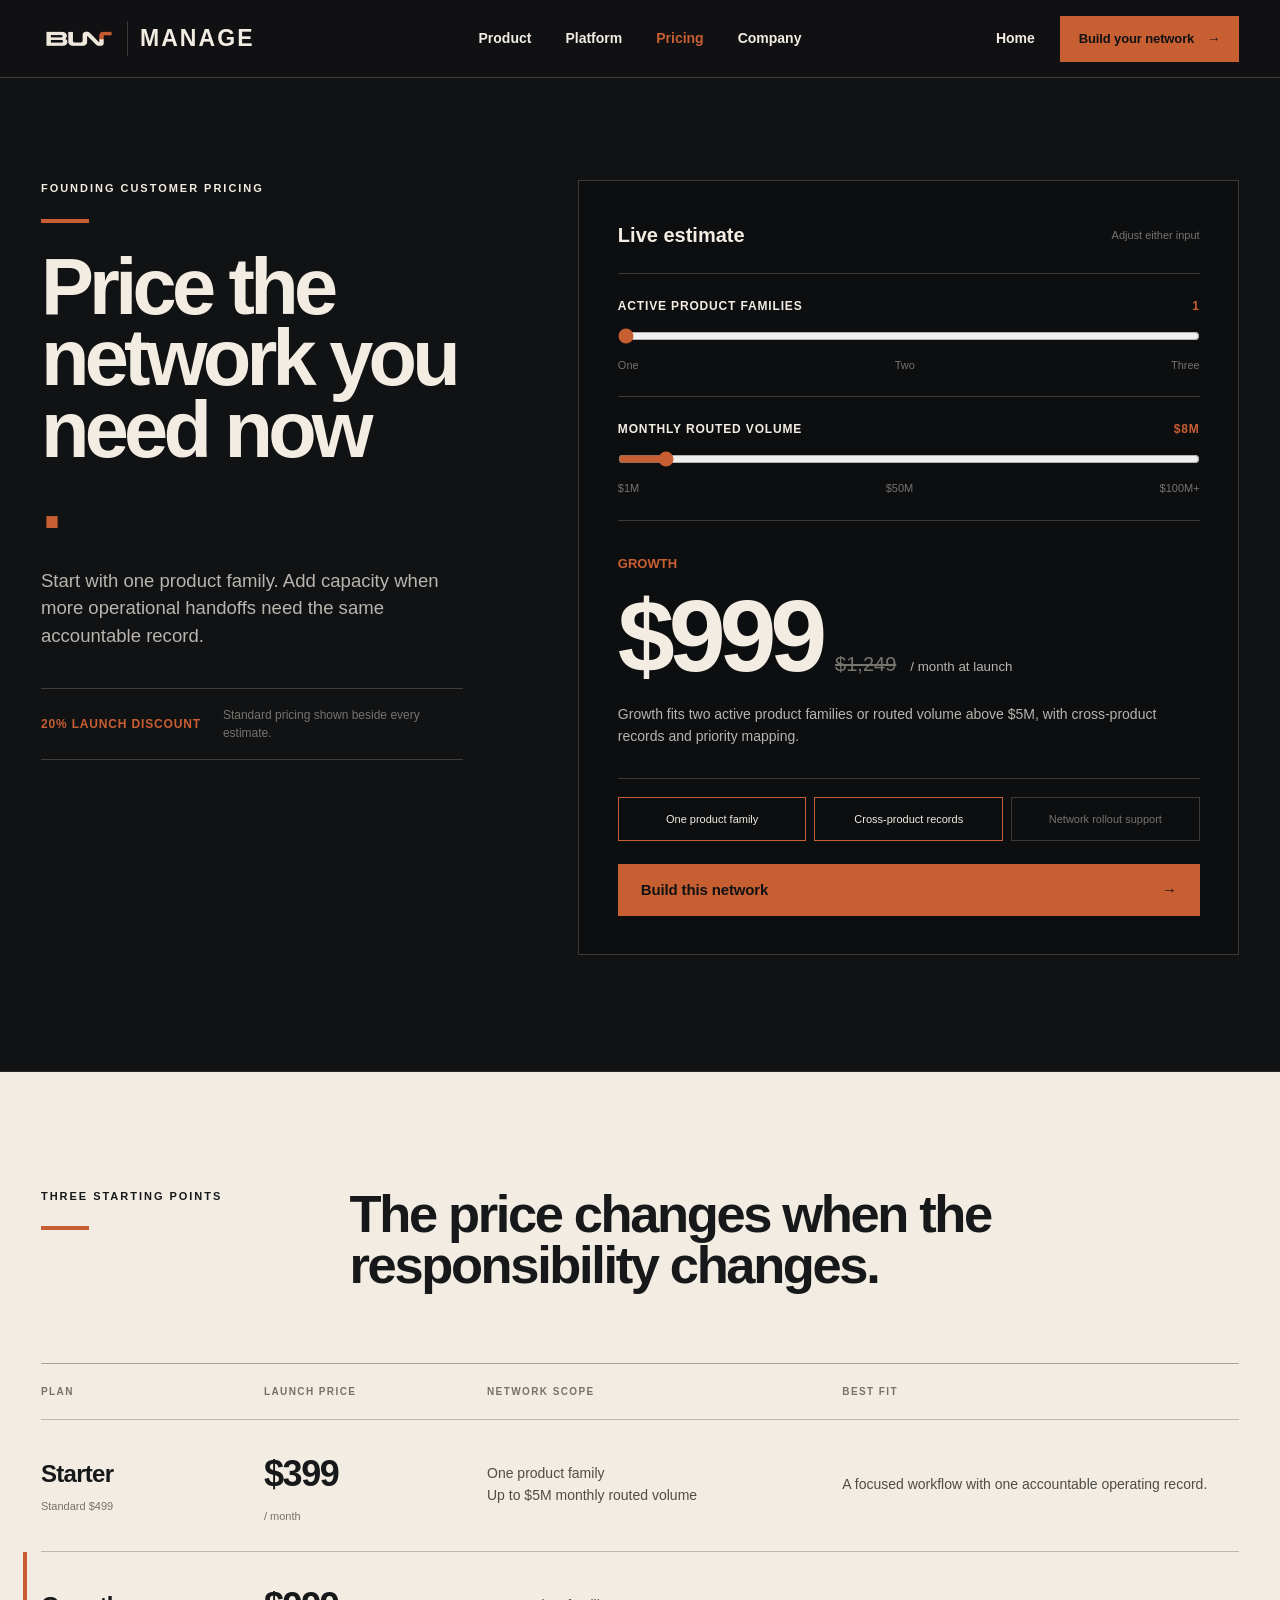
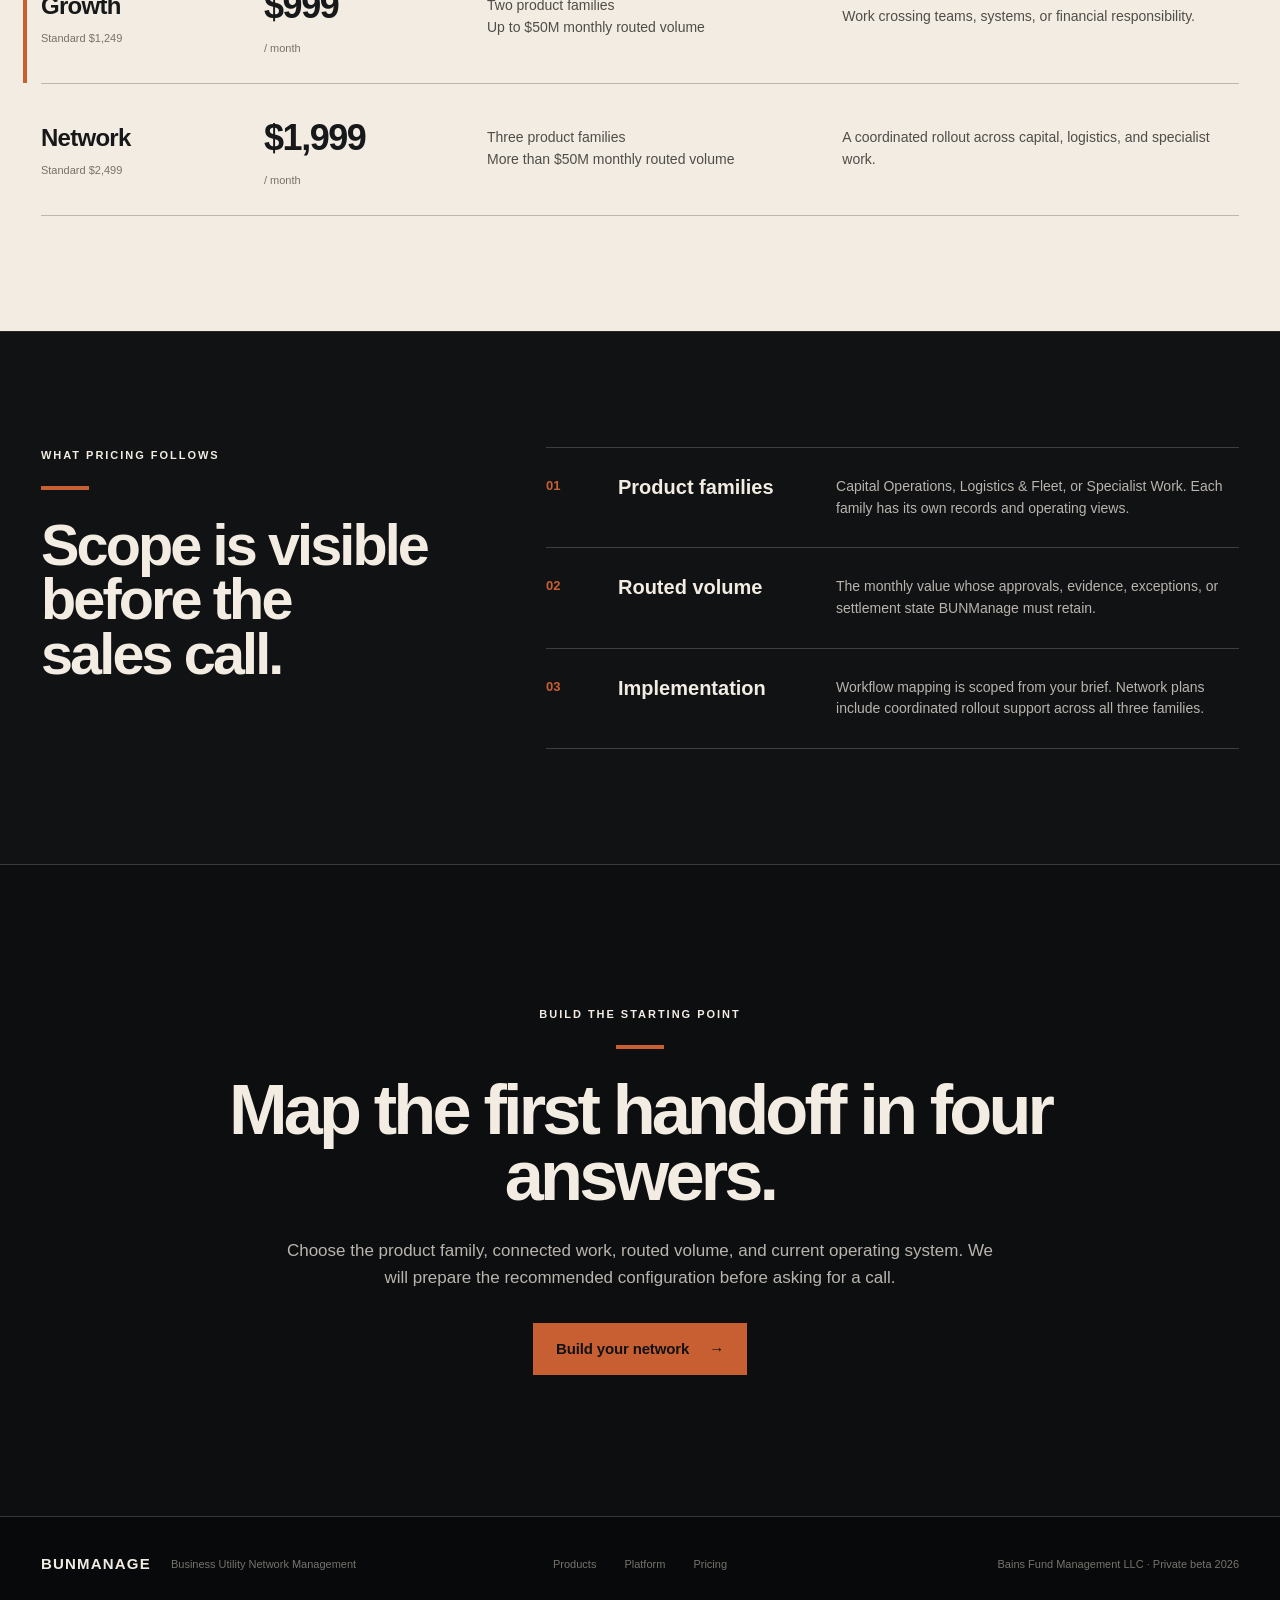
<file: pricing.html>
<!doctype html>
<html lang="en">
<head>
  <meta charset="utf-8">
  <meta name="viewport" content="width=device-width, initial-scale=1">
  <title>Pricing — BUNMANAGE</title>
  <meta name="description" content="Model BUNManage launch pricing by active product families and monthly routed volume.">
  <link rel="canonical" href="https://www.bunmanage.com/pricing">
  <meta property="og:title" content="Pricing — BUNMANAGE">
  <meta property="og:description" content="Transparent launch pricing for your Business Utility Network.">
  <meta property="og:type" content="website">
  <meta property="og:url" content="https://www.bunmanage.com/pricing">
  <meta property="og:image" content="https://www.bunmanage.com/assets/business-utility-network.png">
  <link rel="icon" href="/assets/bun-ligature.png">
  <link rel="stylesheet" href="/styles.css">
</head>
<body class="brand-home pricing-page">
<a class="skip-link" href="#main">Skip to content</a>

<header class="bm-header">
  <a class="bm-brand" href="/" aria-label="BUNManage home">
    <img src="/assets/bun-ligature.png" alt="" width="104" height="42">
    <span class="bm-brand-word">MANAGE</span>
  </a>
  <nav class="bm-nav" aria-label="Primary navigation">
    <a href="/#products">Product</a>
    <a href="/#platform">Platform</a>
    <a class="active" href="/pricing" aria-current="page">Pricing</a>
    <a href="/#company">Company</a>
  </nav>
  <div class="bm-header-actions">
    <a class="bm-sign-in" href="/">Home</a>
    <a class="bm-button bm-button-small" href="/#intake">Build your network <span aria-hidden="true">→</span></a>
  </div>
</header>

<main id="main">
  <section class="pricing-hero-v2">
    <div class="pricing-hero-copy">
      <p class="bm-kicker">Founding customer pricing</p>
      <h1>Price the network you need now<span aria-hidden="true">.</span></h1>
      <p>Start with one product family. Add capacity when more operational handoffs need the same accountable record.</p>
      <div class="discount-line"><b>20% launch discount</b><span>Standard pricing shown beside every estimate.</span></div>
    </div>

    <div class="pricing-calculator-v2" aria-label="BUNManage pricing calculator">
      <div class="calculator-heading">
        <span>Live estimate</span>
        <small>Adjust either input</small>
      </div>
      <div class="price-control">
        <label for="priceVerticals">Active product families <b id="priceVerticalsValue">1</b></label>
        <input id="priceVerticals" type="range" min="1" max="3" value="1">
        <div class="range-ends"><span>One</span><span>Two</span><span>Three</span></div>
      </div>
      <div class="price-control">
        <label for="priceVolume">Monthly routed volume <b id="priceVolumeValue">$8M</b></label>
        <input id="priceVolume" type="range" min="1" max="100" value="8">
        <div class="range-ends"><span>$1M</span><span>$50M</span><span>$100M+</span></div>
      </div>
      <div class="price-result">
        <span id="tierName">Growth</span>
        <div><strong id="tierPrice">$999</strong><s id="tierStandard">$1,249</s><small>/ month at launch</small></div>
        <p id="tierNote">Growth fits two active product families or routed volume above $5M, with cross-product records and priority mapping.</p>
      </div>
      <div class="price-unlocks" aria-label="Pricing capabilities">
        <span class="active" id="unlockOne">One product family</span>
        <span id="unlockTwo">Cross-product records</span>
        <span id="unlockThree">Network rollout support</span>
      </div>
      <a class="bm-button calculator-cta" href="/#intake">Build this network <span aria-hidden="true">→</span></a>
    </div>
  </section>

  <section class="bm-section tier-section" aria-labelledby="tiersTitle">
    <div class="bm-section-heading compact pricing-heading">
      <p class="bm-kicker">Three starting points</p>
      <h2 id="tiersTitle">The price changes when the responsibility changes.</h2>
    </div>
    <div class="tier-table" role="table" aria-label="BUNManage plan comparison">
      <div class="tier-table-head" role="row">
        <span role="columnheader">Plan</span><span role="columnheader">Launch price</span><span role="columnheader">Network scope</span><span role="columnheader">Best fit</span>
      </div>
      <div class="tier-table-row" role="row">
        <div role="cell"><b>Starter</b><small>Standard $499</small></div>
        <div role="cell"><strong>$399</strong><small>/ month</small></div>
        <div role="cell">One product family<br>Up to $5M monthly routed volume</div>
        <div role="cell">A focused workflow with one accountable operating record.</div>
      </div>
      <div class="tier-table-row featured" role="row">
        <div role="cell"><b>Growth</b><small>Standard $1,249</small></div>
        <div role="cell"><strong>$999</strong><small>/ month</small></div>
        <div role="cell">Two product families<br>Up to $50M monthly routed volume</div>
        <div role="cell">Work crossing teams, systems, or financial responsibility.</div>
      </div>
      <div class="tier-table-row" role="row">
        <div role="cell"><b>Network</b><small>Standard $2,499</small></div>
        <div role="cell"><strong>$1,999</strong><small>/ month</small></div>
        <div role="cell">Three product families<br>More than $50M monthly routed volume</div>
        <div role="cell">A coordinated rollout across capital, logistics, and specialist work.</div>
      </div>
    </div>
  </section>

  <section class="bm-section pricing-includes" aria-labelledby="includesTitle">
    <div>
      <p class="bm-kicker">What pricing follows</p>
      <h2 id="includesTitle">Scope is visible before the sales call.</h2>
    </div>
    <div class="include-list">
      <div><span>01</span><h3>Product families</h3><p>Capital Operations, Logistics &amp; Fleet, or Specialist Work. Each family has its own records and operating views.</p></div>
      <div><span>02</span><h3>Routed volume</h3><p>The monthly value whose approvals, evidence, exceptions, or settlement state BUNManage must retain.</p></div>
      <div><span>03</span><h3>Implementation</h3><p>Workflow mapping is scoped from your brief. Network plans include coordinated rollout support across all three families.</p></div>
    </div>
  </section>

  <section class="pricing-final-cta">
    <p class="bm-kicker">Build the starting point</p>
    <h2>Map the first handoff in four answers.</h2>
    <p>Choose the product family, connected work, routed volume, and current operating system. We will prepare the recommended configuration before asking for a call.</p>
    <a class="bm-button" href="/#intake">Build your network <span aria-hidden="true">→</span></a>
  </section>
</main>

<footer class="bm-footer" id="company">
  <div><span class="footer-brand">BUNMANAGE</span><span>Business Utility Network Management</span></div>
  <div><a href="/#products">Products</a><a href="/#platform">Platform</a><a href="/pricing">Pricing</a></div>
  <span>Bains Fund Management LLC · Private beta 2026</span>
</footer>

<script src="/app.js"></script>
</body>
</html>
</file>
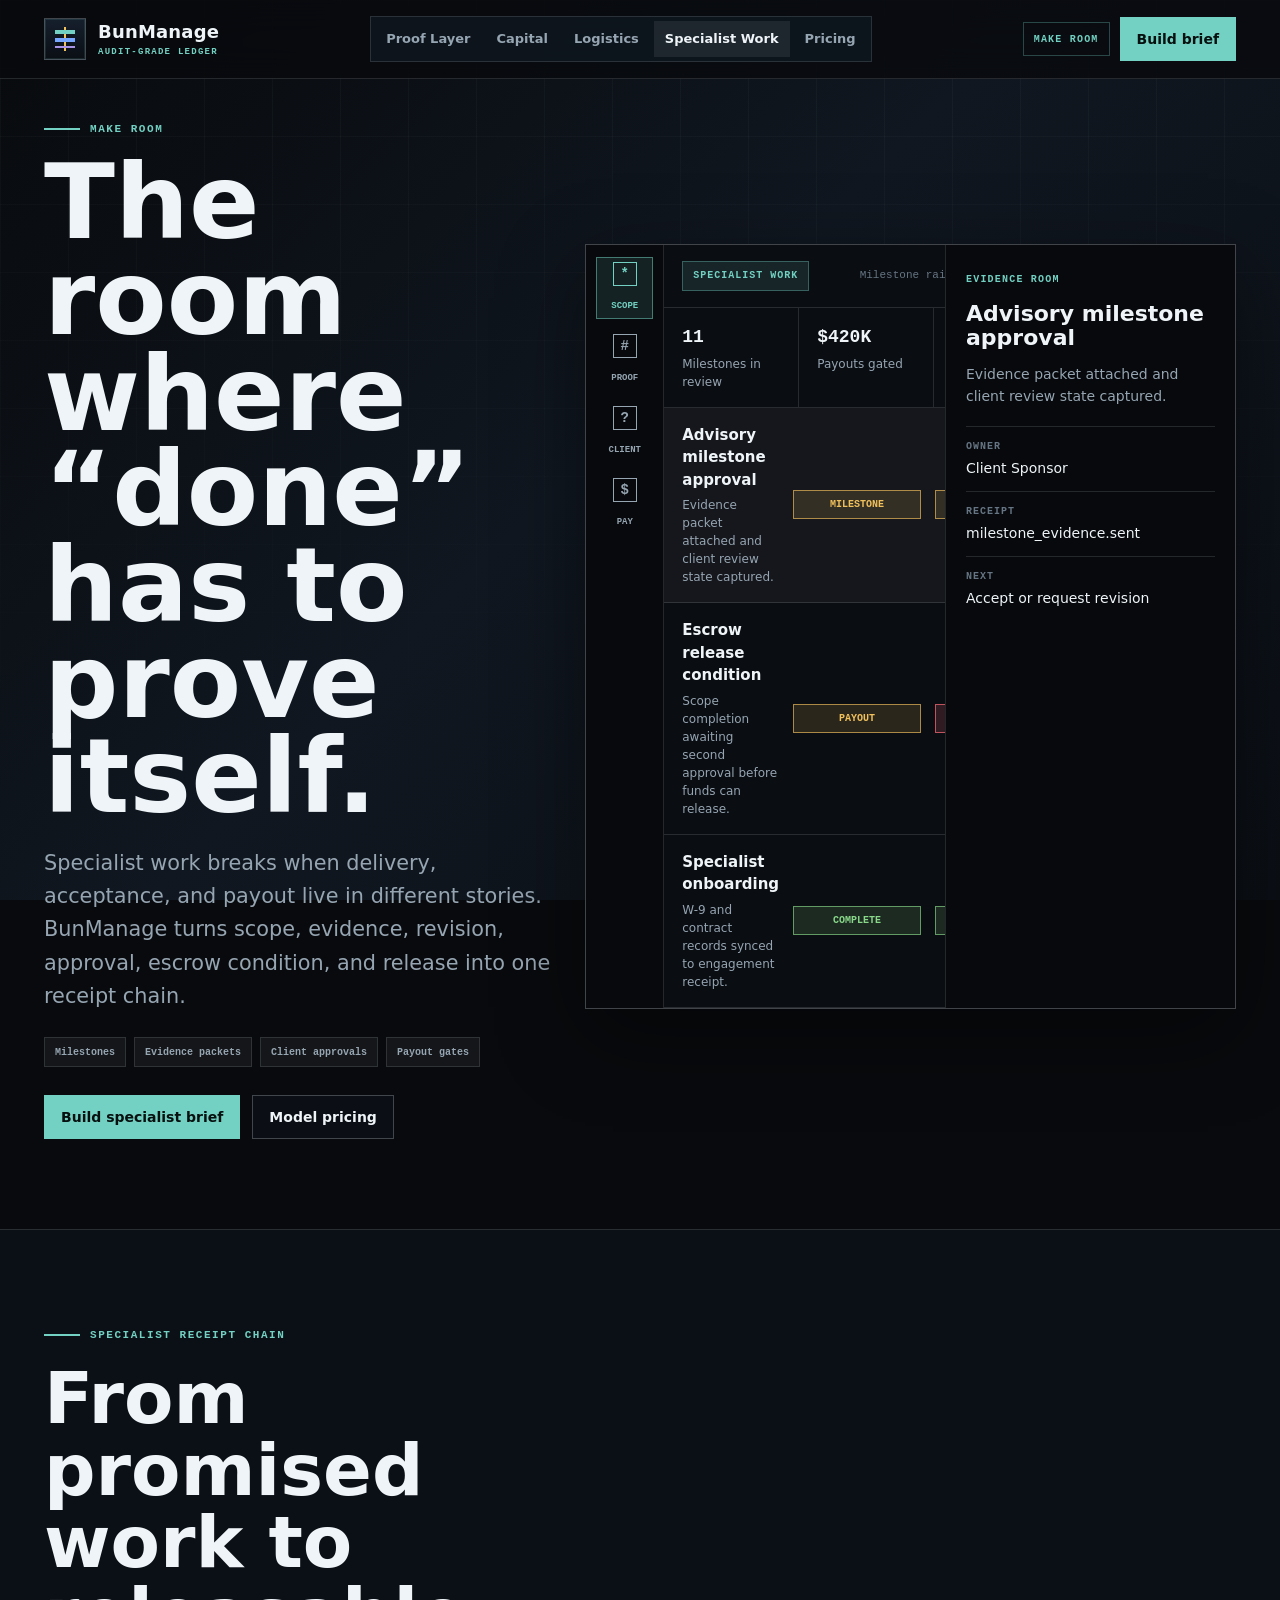
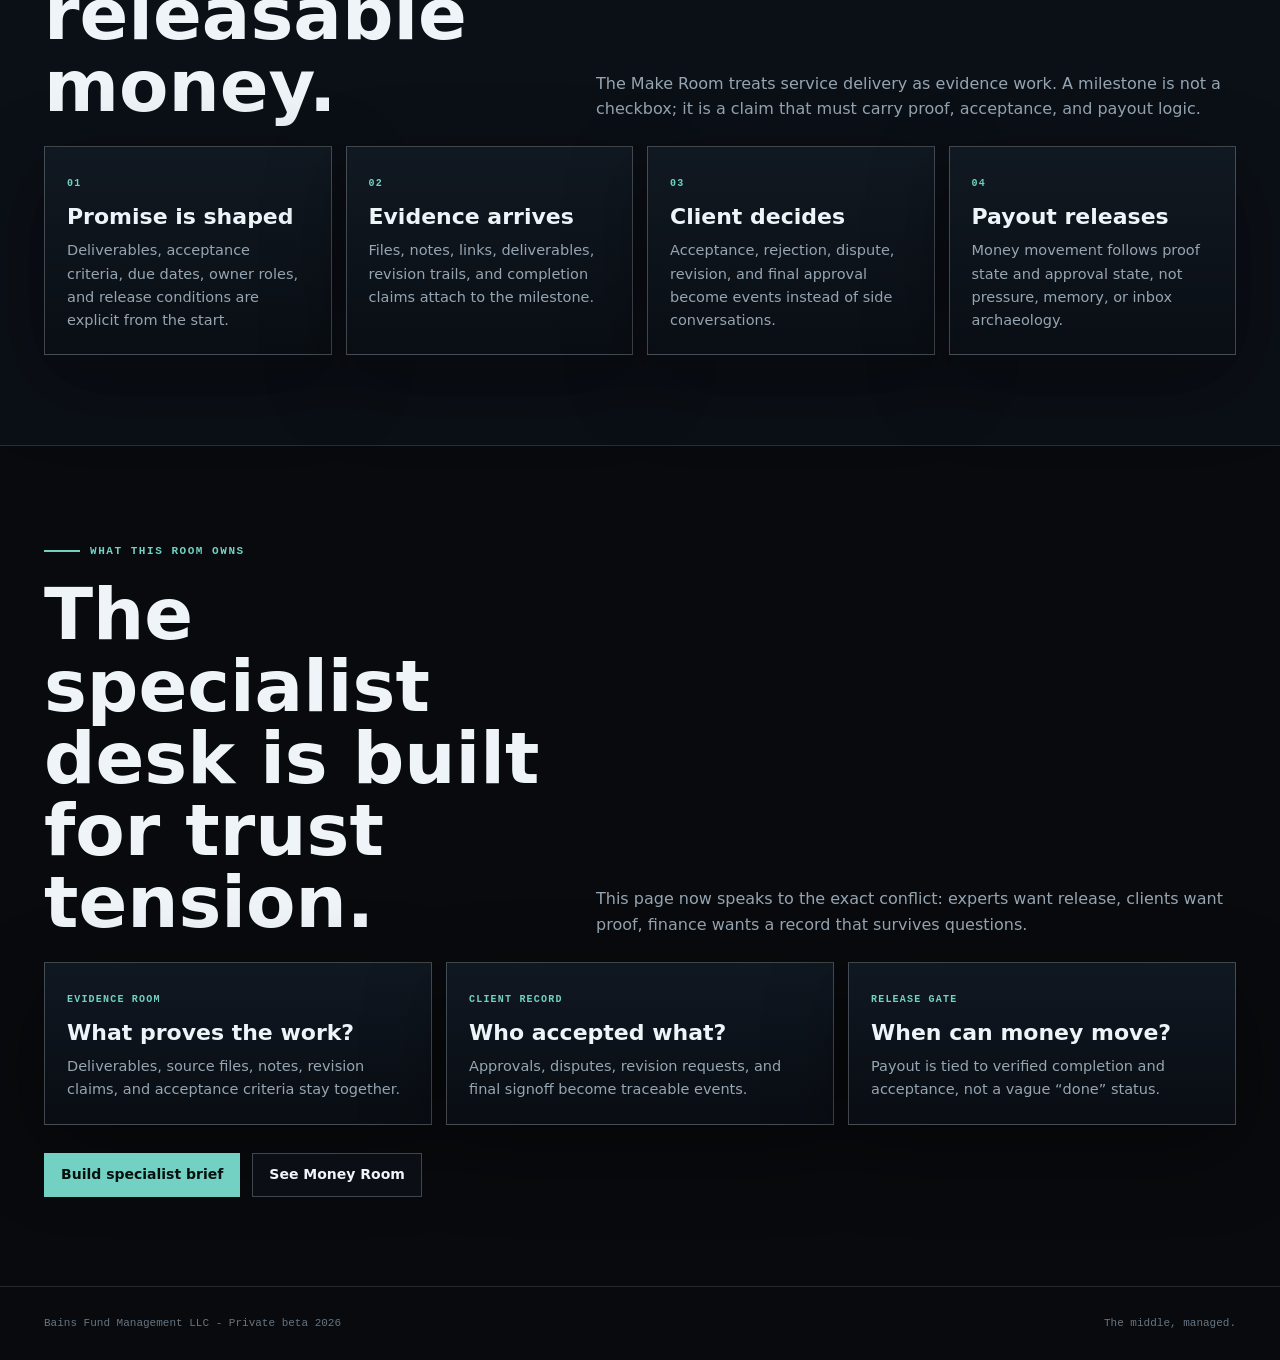
<file: specialist-work.html>
<!doctype html>
<html lang="en">
<head>
<meta charset="utf-8">
<meta name="viewport" content="width=device-width,initial-scale=1,viewport-fit=cover">
<title>Specialist Work - BunManage</title>
<meta name="description" content="BunManage Specialist Work manages scopes, milestones, evidence, approvals, escrow logic, and payout governance on one audit-grade ledger.">
<meta name="theme-color" content="#080a0d">
<meta name="robots" content="index,follow">
<meta property="og:title" content="Specialist Work - BunManage">
<meta property="og:description" content="Milestone evidence, client approvals, escrow-ready controls, and payout governance for specialist work.">
<meta property="og:type" content="website">
<meta property="og:url" content="https://www.bunmanage.com/specialist-work">
<meta property="og:image" content="https://www.bunmanage.com/og.svg">
<meta name="twitter:card" content="summary_large_image">
<link rel="canonical" href="https://www.bunmanage.com/specialist-work">
<link rel="stylesheet" href="/styles.css">
</head>
<body data-product="specialist">
<a class="skip-link" href="#main">Skip to content</a>
<header class="site-nav">
  <a class="brand" href="/" aria-label="BunManage home"><span class="mark" aria-hidden="true"><span></span></span><span class="brand-copy"><span class="brand-name">BunManage</span><span class="brand-line">Audit-grade ledger</span></span></a>
  <nav class="nav-links" aria-label="Primary">
    <a href="/">Proof Layer</a><a href="/capital-operations">Capital</a><a href="/logistics-fleet">Logistics</a><a class="active" href="/specialist-work">Specialist Work</a><a href="/pricing">Pricing</a>
  </nav>
  <div class="nav-cta"><span class="status">Make Room</span><a class="btn primary" href="/intake?product=specialist">Build brief</a></div>
</header>
<main id="main">
  <section class="section hero product-hero">
    <div class="container hero-grid">
      <div>
        <div class="eyebrow">Make Room</div>
        <h1>The room where “done” has to prove itself.</h1>
        <p class="lede">Specialist work breaks when delivery, acceptance, and payout live in different stories. BunManage turns scope, evidence, revision, approval, escrow condition, and release into one receipt chain.</p>
        <div class="product-kicker"><span>Milestones</span><span>Evidence packets</span><span>Client approvals</span><span>Payout gates</span></div>
        <div class="hero-actions"><a class="btn primary" href="/intake?product=specialist">Build specialist brief</a><a class="btn dark" href="/pricing?product=specialist">Model pricing</a></div>
      </div>
      <article class="workspace-shell" aria-label="Specialist work workspace preview">
        <div class="workspace-rail"><button class="rail-btn active" type="button" aria-label="Scope rail"><span class="rail-icon">*</span><span>Scope</span></button><button class="rail-btn" type="button" aria-label="Proof rail"><span class="rail-icon">#</span><span>Proof</span></button><button class="rail-btn" type="button" aria-label="Client rail"><span class="rail-icon">?</span><span>Client</span></button><button class="rail-btn" type="button" aria-label="Payment rail"><span class="rail-icon">$</span><span>Pay</span></button></div>
        <div class="workspace-main">
          <div class="workspace-bar"><span class="mode-chip" id="modeChip">Specialist mode</span><span class="cmd">Milestone rail + payout proof</span></div>
          <div class="subheader"><div><b id="workspaceMetricOne">11</b><span id="workspaceMetricOneLabel">Milestones in review</span></div><div><b id="workspaceMetricTwo">$420K</b><span id="workspaceMetricTwoLabel">Payouts gated</span></div><div><b id="workspaceMetricThree">5</b><span id="workspaceMetricThreeLabel">Client approvals needed</span></div></div>
          <div class="records" id="records"></div>
        </div>
        <aside class="record-drawer" id="recordDrawer" aria-live="polite">
          <small id="drawerLabel">Evidence Room</small>
          <h3 id="drawerTitle">Advisory milestone approval</h3>
          <p id="drawerBody">Evidence packet attached and client review state captured.</p>
          <dl><div><dt>Owner</dt><dd id="drawerOwner">Client Sponsor</dd></div><div><dt>Receipt</dt><dd id="drawerReceipt">milestone_evidence.sent</dd></div><div><dt>Next</dt><dd id="drawerNext">Accept or request revision</dd></div></dl>
        </aside>
      </article>
    </div>
  </section>
  <section class="section deep-band">
    <div class="container">
      <div class="section-head"><div><div class="eyebrow">Specialist receipt chain</div><h2>From promised work to releasable money.</h2></div><p>The Make Room treats service delivery as evidence work. A milestone is not a checkbox; it is a claim that must carry proof, acceptance, and payout logic.</p></div>
      <div class="flow-grid">
        <article class="flow-card"><small>01</small><h3>Promise is shaped</h3><p>Deliverables, acceptance criteria, due dates, owner roles, and release conditions are explicit from the start.</p></article>
        <article class="flow-card"><small>02</small><h3>Evidence arrives</h3><p>Files, notes, links, deliverables, revision trails, and completion claims attach to the milestone.</p></article>
        <article class="flow-card"><small>03</small><h3>Client decides</h3><p>Acceptance, rejection, dispute, revision, and final approval become events instead of side conversations.</p></article>
        <article class="flow-card"><small>04</small><h3>Payout releases</h3><p>Money movement follows proof state and approval state, not pressure, memory, or inbox archaeology.</p></article>
      </div>
    </div>
  </section>
  <section class="section">
    <div class="container">
      <div class="section-head"><div><div class="eyebrow">What this room owns</div><h2>The specialist desk is built for trust tension.</h2></div><p>This page now speaks to the exact conflict: experts want release, clients want proof, finance wants a record that survives questions.</p></div>
      <div class="module-grid">
        <article class="module-card"><small>Evidence Room</small><h3>What proves the work?</h3><p>Deliverables, source files, notes, revision claims, and acceptance criteria stay together.</p></article>
        <article class="module-card"><small>Client Record</small><h3>Who accepted what?</h3><p>Approvals, disputes, revision requests, and final signoff become traceable events.</p></article>
        <article class="module-card"><small>Release Gate</small><h3>When can money move?</h3><p>Payout is tied to verified completion and acceptance, not a vague “done” status.</p></article>
      </div>
      <div class="action-row"><a class="btn primary" href="/intake?product=specialist">Build specialist brief</a><a class="btn dark" href="/capital-operations">See Money Room</a></div>
    </div>
  </section>
</main>
<footer class="footer"><span>Bains Fund Management LLC - Private beta 2026</span><span>The middle, managed.</span></footer>
<script src="/app.js"></script>
</body>
</html>
</file>
<file: styles.css>
*,*::before,*::after{box-sizing:border-box;margin:0;padding:0}
:root{
  --bg:#080a0d;
  --bg-soft:#0d1219;
  --panel:#111a24;
  --panel-2:#162231;
  --ink:#eef4f8;
  --muted:#96a5b2;
  --faint:#667583;
  --line:rgba(238,244,248,.13);
  --line-strong:rgba(238,244,248,.24);
  --teal:#72d1c2;
  --gold:#f1c15b;
  --blue:#77a7ff;
  --violet:#a994e8;
  --green:#89d889;
  --danger:#ff6b7a;
  --shadow:0 26px 80px rgba(0,0,0,.42);
  --sans:Inter,ui-sans-serif,system-ui,-apple-system,BlinkMacSystemFont,"Segoe UI",sans-serif;
  --mono:"JetBrains Mono","SFMono-Regular",Consolas,ui-monospace,monospace;
  --ease:cubic-bezier(.22,1,.36,1);
}
html{font-size:16px;scroll-behavior:smooth;-webkit-text-size-adjust:100%}
body{min-width:320px;background:var(--bg);color:var(--ink);font-family:var(--sans);line-height:1.5;-webkit-font-smoothing:antialiased;text-rendering:optimizeLegibility}
body::before{content:"";position:fixed;inset:0;z-index:-2;background:linear-gradient(135deg,#080a0d,#101720 48%,#0b0f15),linear-gradient(180deg,rgba(114,209,194,.08),transparent 40%)}
body::after{content:"";position:fixed;inset:0;z-index:-1;pointer-events:none;background:linear-gradient(90deg,rgba(238,244,248,.04) 1px,transparent 1px),linear-gradient(rgba(238,244,248,.035) 1px,transparent 1px);background-size:68px 68px;mask-image:linear-gradient(to bottom,rgba(0,0,0,.9),transparent 92%)}
a{color:inherit;text-decoration:none}
button,input,select,textarea{font:inherit}
button{border:0;background:none;color:inherit;cursor:pointer}
button:focus-visible,a:focus-visible,input:focus-visible,select:focus-visible,textarea:focus-visible{outline:2px solid var(--teal);outline-offset:4px}
::selection{background:var(--teal);color:#06100f}
.skip-link{position:absolute;left:16px;top:-60px;z-index:99;background:var(--teal);color:#06100f;padding:10px 12px;font-weight:900}
.skip-link:focus{top:16px}
.site-nav{position:sticky;top:0;z-index:50;display:flex;align-items:center;justify-content:space-between;gap:18px;padding:16px clamp(16px,4vw,44px);border-bottom:1px solid var(--line);background:rgba(8,10,13,.78);backdrop-filter:blur(18px)}
.brand{display:flex;align-items:center;gap:12px;min-width:max-content}
.mark{width:42px;height:42px;display:grid;place-items:center;border:1px solid var(--line-strong);background:linear-gradient(180deg,#151f2c,#0b0f15);box-shadow:inset 0 0 0 1px rgba(114,209,194,.12)}
.mark span{position:relative;width:20px;height:24px;display:block}
.mark span::before{content:"";position:absolute;left:9px;top:0;bottom:0;width:2px;background:var(--gold)}
.mark span::after{content:"";position:absolute;inset:3px 0;background:linear-gradient(var(--teal) 0 4px,transparent 4px 8px,var(--blue) 8px 12px,transparent 12px 16px,var(--violet) 16px 20px)}
.brand-copy{display:grid;gap:1px}
.brand-name{font-size:18px;font-weight:900;letter-spacing:.01em}
.brand-line{font-family:var(--mono);font-size:9px;font-weight:800;letter-spacing:.14em;text-transform:uppercase;color:var(--teal)}
.nav-links{display:none;align-items:center;gap:4px;padding:4px;border:1px solid var(--line);background:rgba(17,24,33,.76)}
.nav-links a{min-height:36px;display:inline-flex;align-items:center;padding:0 11px;color:var(--muted);font-size:13px;font-weight:800}
.nav-links a:hover,.nav-links a.active{background:rgba(238,244,248,.08);color:var(--ink)}
.nav-cta{display:flex;align-items:center;gap:10px}
.status{display:none;min-height:34px;align-items:center;padding:0 10px;border:1px solid rgba(114,209,194,.3);font-family:var(--mono);font-size:10px;font-weight:800;letter-spacing:.12em;text-transform:uppercase;color:var(--teal)}
.btn{min-height:44px;display:inline-flex;align-items:center;justify-content:center;gap:8px;padding:0 16px;border:1px solid var(--line-strong);background:rgba(238,244,248,.06);color:var(--ink);font-size:14px;font-weight:900;transition:transform .18s var(--ease),background .18s var(--ease),border-color .18s var(--ease)}
.btn:hover{transform:translateY(-2px);border-color:rgba(114,209,194,.55)}
.btn.primary{background:var(--teal);border-color:var(--teal);color:#06100f}
.btn.dark{background:#0b0f15}
.btn.full{width:100%}
@media(min-width:1000px){.nav-links{display:flex}.status{display:inline-flex}}
.section{padding:clamp(44px,7vw,92px) clamp(16px,4vw,44px)}
.hero{min-height:calc(100vh - 77px);display:grid;align-items:center;padding-top:34px}
.container{width:min(1320px,100%);margin:0 auto}
.hero-grid{display:grid;grid-template-columns:minmax(0,1fr);gap:30px;align-items:center}
@media(min-width:1080px){.hero-grid{grid-template-columns:.88fr 1.12fr}}
.eyebrow{display:inline-flex;align-items:center;gap:10px;margin-bottom:18px;font-family:var(--mono);font-size:11px;font-weight:800;letter-spacing:.14em;text-transform:uppercase;color:var(--teal)}
.eyebrow::before{content:"";width:36px;height:2px;background:var(--teal)}
h1{max-width:850px;font-size:3rem;line-height:.92;font-weight:900;letter-spacing:0}
h1 span{display:block;color:var(--teal)}
h2{max-width:830px;font-size:2.25rem;line-height:1;font-weight:900;letter-spacing:0}
h3{font-size:22px;line-height:1.12;font-weight:900}
.lede{max-width:700px;margin-top:22px;color:var(--muted);font-size:1.1rem;line-height:1.6}
@media(min-width:760px){h1{font-size:4.75rem}h2{font-size:3.4rem}.lede{font-size:1.22rem}}
@media(min-width:1180px){h1{font-size:6.5rem}h2{font-size:4.5rem}.lede{font-size:1.3rem}}
.hero-actions,.action-row{display:flex;flex-wrap:wrap;gap:12px;margin-top:28px}
.domain-switcher{display:grid;grid-template-columns:1fr;gap:8px;margin-top:24px;max-width:760px}
@media(min-width:760px){.domain-switcher{grid-template-columns:repeat(3,1fr)}}
.domain-btn{min-height:88px;display:grid;grid-template-columns:30px 1fr;grid-template-rows:auto auto;column-gap:11px;align-items:center;text-align:left;padding:14px;border:1px solid var(--line);background:rgba(17,26,36,.72);transition:border-color .18s var(--ease),background .18s var(--ease),transform .18s var(--ease)}
.domain-btn:nth-child(1){--room-color:var(--teal)}
.domain-btn:nth-child(2){--room-color:var(--blue)}
.domain-btn:nth-child(3){--room-color:var(--violet)}
.domain-btn:hover,.domain-btn.active{transform:translateY(-2px);border-color:var(--room-color,var(--teal));background:color-mix(in srgb,var(--room-color,var(--teal)) 11%,transparent)}
.domain-btn b{font-size:14px;font-weight:900}
.domain-btn small{grid-column:2;color:var(--muted);font-family:var(--mono);font-size:10px;font-weight:800;letter-spacing:.08em;text-transform:uppercase}
.domain-mark{grid-row:1/3;width:26px;height:26px;display:block;border:2px solid var(--room-color,var(--teal));position:relative}
.domain-mark.money{--room-color:var(--teal)}
.domain-mark.move{--room-color:var(--blue)}
.domain-mark.make{--room-color:var(--violet)}
.domain-mark::before{content:"";position:absolute;inset:6px;border-top:2px solid currentColor;border-bottom:2px solid currentColor;color:var(--room-color,var(--teal))}
.domain-mark.move::before{inset:5px 4px;border:0;border-top:2px solid var(--blue);border-right:2px solid var(--blue);transform:rotate(45deg)}
.domain-mark.make::before{inset:5px;border:2px solid var(--violet);transform:rotate(45deg)}
.metric-row{display:grid;grid-template-columns:repeat(3,1fr);gap:0;margin-top:32px;border:1px solid var(--line);max-width:760px}
.metric{padding:15px;border-right:1px solid var(--line)}
.metric:last-child{border-right:0}
.metric b{display:block;font-family:var(--mono);font-size:22px;color:var(--teal)}
.metric span{display:block;margin-top:5px;color:var(--muted);font-size:12px;line-height:1.35}
.system-card,.panel-card,.flow-card,.module-card,.pricing-card,.wizard,.result-card,.product-card{border:1px solid var(--line-strong);background:linear-gradient(180deg,rgba(17,26,36,.9),rgba(10,14,20,.94));box-shadow:var(--shadow)}
.system-head{display:flex;align-items:center;justify-content:space-between;gap:12px;padding:16px 18px;border-bottom:1px solid var(--line)}
.system-title{font-family:var(--mono);font-size:11px;font-weight:900;letter-spacing:.14em;text-transform:uppercase;color:var(--teal)}
.system-state{font-family:var(--mono);font-size:10px;font-weight:800;color:var(--muted)}
.matrix{position:relative;min-height:500px;padding:26px 24px 26px 148px}
.ledger-spine{position:absolute;left:38px;top:54px;bottom:54px;width:76px;border:1px solid rgba(241,193,91,.42);background:linear-gradient(180deg,rgba(241,193,91,.18),rgba(241,193,91,.04));display:grid;align-items:center;justify-items:center;text-align:center;color:var(--gold);font-family:var(--mono);font-size:10px;font-weight:900;letter-spacing:.12em;text-transform:uppercase}
.plane-list{display:grid;gap:16px}
.plane{position:relative;min-height:124px;padding:18px;border:1px solid var(--line);background:rgba(238,244,248,.045);transition:transform .2s var(--ease),border-color .2s var(--ease),background .2s var(--ease)}
.plane::before{content:"";position:absolute;left:-72px;top:50%;width:72px;height:1px;background:var(--line-strong)}
.plane:hover{transform:translateX(4px);border-color:var(--plane-color);background:color-mix(in srgb,var(--plane-color) 10%,transparent)}
.plane.active{transform:translateX(4px);border-color:var(--plane-color);background:color-mix(in srgb,var(--plane-color) 12%,transparent)}
.plane-top{display:flex;align-items:flex-start;justify-content:space-between;gap:18px}
.plane small,.tag{font-family:var(--mono);font-size:10px;font-weight:900;letter-spacing:.11em;text-transform:uppercase;color:var(--plane-color,var(--teal))}
.plane p,.panel-card p,.flow-card p,.module-card p,.product-card p,.pricing-card p{margin-top:10px;color:var(--muted);font-size:14.5px;line-height:1.6}
.schema-row{display:flex;flex-wrap:wrap;gap:6px;margin-top:13px}
.schema-row span{min-height:25px;display:inline-flex;align-items:center;padding:0 8px;border:1px solid rgba(238,244,248,.13);background:rgba(8,10,13,.45);font-family:var(--mono);font-size:9px;font-weight:800;color:var(--muted)}
.product-grid{display:grid;grid-template-columns:1fr;gap:16px;margin-top:24px}
@media(min-width:920px){.product-grid{grid-template-columns:repeat(3,1fr)}}
.product-card{display:grid;min-height:360px;padding:20px;position:relative;overflow:hidden}
.product-card.active{border-color:var(--plane-color);background:color-mix(in srgb,var(--plane-color) 10%,#0a0d12)}
.product-card::after{content:"";position:absolute;inset:auto 18px 18px auto;width:120px;height:120px;border:1px solid var(--line);opacity:.42;transform:rotate(18deg)}
.product-card h3{margin-top:18px;font-size:28px}
.product-card ul,.brief-list{display:grid;gap:10px;margin-top:18px}
.product-card li,.brief-list li{list-style:none;display:grid;grid-template-columns:16px 1fr;gap:10px;color:var(--muted);font-size:14px;line-height:1.45}
.product-card li::before,.brief-list li::before{content:"";width:10px;height:2px;margin-top:10px;background:var(--teal)}
.product-card .btn{align-self:end;margin-top:24px;width:max-content}
.result-top{display:flex;align-items:center;justify-content:space-between;gap:16px}
.result-top small{font-family:var(--mono);font-size:10px;font-weight:900;letter-spacing:.12em;text-transform:uppercase;color:var(--teal)}
.section-head{display:flex;align-items:end;justify-content:space-between;gap:24px;margin-bottom:24px}
.section-head p{max-width:640px;color:var(--muted);font-size:16px;line-height:1.6}
.receipt-tape{border:1px solid var(--line-strong);background:#090d12;box-shadow:var(--shadow);overflow:hidden}
.tape-row{display:grid;grid-template-columns:150px 1fr 210px;gap:18px;align-items:center;padding:15px 18px;border-bottom:1px solid var(--line);font-family:var(--mono)}
.tape-row:last-child{border-bottom:0}
.tape-row span{color:var(--teal);font-size:10px;font-weight:900;letter-spacing:.12em;text-transform:uppercase}
.tape-row b{font-size:13px;color:var(--ink)}
.tape-row small{font-size:10px;color:var(--muted);text-align:right}
.tape-row:nth-child(2) span{color:var(--blue)}
.tape-row:nth-child(3) span{color:var(--violet)}
.tape-row:nth-child(4) span{color:var(--gold)}
.split-grid{display:grid;grid-template-columns:1fr;gap:24px;align-items:start}
@media(min-width:1000px){.split-grid{grid-template-columns:.84fr 1.16fr}}
.workspace-shell{display:grid;grid-template-columns:78px minmax(0,1fr);border:1px solid var(--line-strong);background:#0a0d12;box-shadow:var(--shadow);min-height:520px;overflow:hidden}
@media(min-width:1180px){.workspace-shell{grid-template-columns:78px minmax(0,1fr) 290px}}
.workspace-rail{border-right:1px solid var(--line);background:#07090c;padding:12px 10px;display:grid;align-content:start;gap:10px}
.rail-btn{height:62px;display:grid;place-items:center;border:1px solid transparent;color:var(--muted);font-family:var(--mono);font-size:9px;font-weight:900;text-transform:uppercase}
.rail-btn.active{border-color:rgba(114,209,194,.5);background:rgba(114,209,194,.12);color:var(--teal)}
.rail-icon{width:24px;height:24px;display:grid;place-items:center;border:1px solid currentColor;font-size:14px;line-height:1;margin-bottom:4px}
.workspace-main{display:grid;grid-template-rows:auto auto 1fr}
.workspace-bar{display:flex;align-items:center;justify-content:space-between;gap:16px;padding:16px 18px;border-bottom:1px solid var(--line)}
.mode-chip{min-height:30px;display:inline-flex;align-items:center;padding:0 10px;background:rgba(114,209,194,.12);border:1px solid rgba(114,209,194,.35);font-family:var(--mono);font-size:10px;font-weight:900;letter-spacing:.1em;text-transform:uppercase;color:var(--teal)}
.cmd{color:var(--faint);font-family:var(--mono);font-size:11px}
.subheader{display:grid;grid-template-columns:repeat(3,1fr);border-bottom:1px solid var(--line)}
.subheader div{padding:16px 18px;border-right:1px solid var(--line)}
.subheader div:last-child{border-right:0}
.subheader b{display:block;font-family:var(--mono);font-size:18px;color:var(--ink)}
.subheader span{display:block;margin-top:4px;color:var(--muted);font-size:12px}
.records{display:grid;align-content:start}
.record{width:100%;display:grid;grid-template-columns:1fr 128px 116px;gap:14px;align-items:center;text-align:left;padding:16px 18px;border-bottom:1px solid var(--line);background:transparent;color:inherit}
.record:hover,.record.active{background:rgba(238,244,248,.045)}
.record strong{display:block;font-size:15px}
.record small{display:block;margin-top:5px;color:var(--muted);font-size:12px}
.status-badge{min-height:29px;display:inline-flex;align-items:center;justify-content:center;border:1px solid var(--badge-line);background:var(--badge-bg);font-family:var(--mono);font-size:10px;font-weight:900;color:var(--badge-color);text-transform:uppercase}
.status-ready,.status-matched,.status-closed,.status-complete{--badge-line:rgba(137,216,137,.65);--badge-bg:rgba(137,216,137,.14);--badge-color:var(--green)}
.status-review,.status-approval,.status-margin,.status-payout,.status-milestone{--badge-line:rgba(241,193,91,.65);--badge-bg:rgba(241,193,91,.14);--badge-color:var(--gold)}
.status-blocked,.status-high,.status-exception{--badge-line:rgba(255,107,122,.7);--badge-bg:rgba(255,107,122,.15);--badge-color:var(--danger)}
.status-owner,.status-today{--badge-line:rgba(119,167,255,.65);--badge-bg:rgba(119,167,255,.14);--badge-color:var(--blue)}
.record-drawer{display:none;border-left:1px solid var(--line);background:#07090c;padding:20px}
@media(min-width:1180px){.record-drawer{display:block}}
.record-drawer small{font-family:var(--mono);font-size:10px;font-weight:900;letter-spacing:.12em;text-transform:uppercase;color:var(--teal)}
.record-drawer h3{margin-top:13px}
.record-drawer p{margin-top:12px;color:var(--muted);font-size:14px;line-height:1.6}
.record-drawer dl{display:grid;gap:12px;margin-top:18px}
.record-drawer dl div{padding-top:12px;border-top:1px solid var(--line)}
.record-drawer dt{font-family:var(--mono);font-size:10px;font-weight:900;letter-spacing:.1em;text-transform:uppercase;color:var(--faint)}
.record-drawer dd{margin-top:4px;color:var(--ink);font-size:14px}
.flow-grid,.module-grid{display:grid;grid-template-columns:1fr;gap:14px;margin-top:24px}
@media(min-width:900px){.flow-grid{grid-template-columns:repeat(4,1fr)}.module-grid{grid-template-columns:repeat(3,1fr)}}
.flow-card,.module-card,.panel-card{padding:22px}
.flow-card small,.module-card small,.panel-card small,.pricing-card small{font-family:var(--mono);font-size:10px;font-weight:900;letter-spacing:.12em;text-transform:uppercase;color:var(--teal)}
.flow-card h3,.module-card h3,.panel-card h3{margin-top:12px}
.deep-band{border-top:1px solid var(--line);border-bottom:1px solid var(--line);background:rgba(17,26,36,.42)}
.product-hero{min-height:calc(86vh - 77px)}
.product-kicker{display:flex;flex-wrap:wrap;gap:8px;margin-top:24px}
.product-kicker span{min-height:30px;display:inline-flex;align-items:center;padding:0 10px;border:1px solid var(--line);background:rgba(238,244,248,.05);font-family:var(--mono);font-size:10px;font-weight:900;color:var(--muted)}
.pricing-layout,.intake-layout{display:grid;grid-template-columns:1fr;gap:24px;align-items:start}
@media(min-width:1040px){.pricing-layout,.intake-layout{grid-template-columns:.84fr 1.16fr}}
.pricing-card,.wizard,.result-card{padding:22px}
.calc-row,.question{display:grid;gap:10px;margin-bottom:20px}
.question{padding-bottom:18px;border-bottom:1px solid var(--line)}
.question:last-child{margin-bottom:0;padding-bottom:0;border-bottom:0}
.calc-row label,.question label,.question legend{font-family:var(--mono);font-size:11px;font-weight:900;letter-spacing:.12em;text-transform:uppercase;color:var(--teal)}
.question select,.question input[type=email],.question textarea{width:100%;min-height:46px;border:1px solid var(--line);background:#090d12;color:var(--ink);padding:0 12px}
.question textarea{min-height:104px;padding:12px;resize:vertical}
.question input[type=range],.calc-row input[type=range]{width:100%;accent-color:var(--teal)}
.choice-row{display:flex;flex-wrap:wrap;gap:8px}
.choice{min-height:39px;display:inline-flex;align-items:center;gap:8px;padding:0 10px;border:1px solid var(--line);background:rgba(238,244,248,.05);color:var(--muted);font-size:13px;font-weight:800}
.choice input{accent-color:var(--teal)}
.range-labels{display:flex;justify-content:space-between;color:var(--muted);font-family:var(--mono);font-size:10px}
.tier-name{font-size:34px;font-weight:900}
.tier-price{display:flex;align-items:baseline;gap:10px;margin-top:10px}
.tier-price b{font-size:52px;letter-spacing:0;color:var(--teal)}
.tier-price s{color:var(--faint);font-size:20px}
.tier-price span{color:var(--muted)}
.unlock-grid{display:grid;grid-template-columns:1fr;gap:10px;margin-top:18px}
.unlock{padding:12px;border:1px solid var(--line);color:var(--muted);font-size:13.5px}
.unlock.active{border-color:rgba(114,209,194,.45);background:rgba(114,209,194,.08);color:var(--ink)}
.note{margin-top:14px;color:var(--muted);font-size:13px;line-height:1.55}
.footer{padding:28px clamp(16px,4vw,44px);border-top:1px solid var(--line);color:var(--faint);font-family:var(--mono);font-size:11px;display:flex;align-items:center;justify-content:space-between;gap:16px;flex-wrap:wrap}
@media(max-width:760px){
  .site-nav{align-items:flex-start}
  .nav-cta{flex-direction:column;align-items:flex-end}
  .hero{min-height:auto}
  .metric-row,.subheader{grid-template-columns:1fr}
  .metric,.subheader div{border-right:0;border-bottom:1px solid var(--line)}
  .metric:last-child,.subheader div:last-child{border-bottom:0}
  .matrix{padding:22px;min-height:auto}
  .ledger-spine{position:relative;left:auto;top:auto;bottom:auto;width:100%;height:58px;margin-bottom:16px}
  .plane::before{display:none}
  .workspace-shell{grid-template-columns:1fr}
  .workspace-rail{grid-template-columns:repeat(4,1fr);border-right:0;border-bottom:1px solid var(--line)}
  .rail-btn{height:58px}
  .record{grid-template-columns:1fr}
  .tape-row{grid-template-columns:1fr;gap:6px}
  .tape-row small{text-align:left}
  .cmd{display:none}
  h1{font-size:2.65rem}
  .section-head{display:grid}
}

/* BUNMANAGE — Business Utility Network home */
.brand-home{
  --bm-bg:#111214;
  --bm-surface:#17181a;
  --bm-paper:#f2ece2;
  --bm-muted:#b9b4ad;
  --bm-faint:#77736d;
  --bm-line:rgba(242,236,226,.2);
  --bm-line-soft:rgba(242,236,226,.1);
  --bm-copper:#c85f32;
  background:var(--bm-bg);
  color:var(--bm-paper);
  font-family:"Arial Nova",Arial,Helvetica,sans-serif;
  font-size:16px;
}
.brand-home::before,.brand-home::after{display:none}
.brand-home .skip-link{background:var(--bm-copper);color:#111214}
.bm-header{
  position:sticky;top:0;z-index:70;min-height:78px;display:grid;
  grid-template-columns:minmax(260px,1fr) auto minmax(260px,1fr);align-items:center;
  gap:28px;padding:14px clamp(22px,3.2vw,54px);border-bottom:1px solid var(--bm-line);
  background:rgba(17,18,20,.94);backdrop-filter:blur(16px)
}
.bm-brand{display:flex;align-items:center;gap:10px;width:max-content}
.bm-brand img{width:76px;height:32px;object-fit:contain;object-position:center;display:block}
.bm-brand-word{padding-left:12px;border-left:1px solid var(--bm-line);font-size:23px;font-weight:700;letter-spacing:.09em}
.bm-nav{display:flex;align-items:center;gap:34px}
.bm-nav a,.bm-sign-in{font-size:14px;font-weight:700;color:var(--bm-paper);transition:color .2s ease}
.bm-nav a:hover,.bm-sign-in:hover{color:var(--bm-copper)}
.bm-header-actions{display:flex;justify-content:flex-end;align-items:center;gap:25px}
.bm-button{
  min-height:52px;display:inline-flex;align-items:center;justify-content:center;gap:20px;
  padding:0 22px;border:1px solid var(--bm-copper);background:var(--bm-copper);color:#111214;
  font-size:15px;font-weight:900;letter-spacing:-.01em;transition:background .2s ease,color .2s ease,transform .2s ease
}
.bm-button:hover{background:var(--bm-paper);border-color:var(--bm-paper);transform:translateY(-2px)}
.bm-button-small{min-height:46px;padding:0 18px;gap:13px;font-size:13px}
.network-hero{
  display:grid;grid-template-columns:minmax(330px,.74fr) minmax(540px,1.26fr);
  column-gap:clamp(42px,6vw,100px);row-gap:46px;padding:clamp(68px,7vw,112px) clamp(22px,3.2vw,54px) 0
}
.hero-copy-block{align-self:center;max-width:590px}
.bm-kicker{margin:0 0 28px;color:var(--bm-paper);font-size:11px;font-weight:800;letter-spacing:.18em;text-transform:uppercase}
.bm-kicker::after{content:"";display:block;width:48px;height:4px;margin-top:22px;background:var(--bm-copper)}
.network-hero h1{max-width:610px;margin:0;font-size:clamp(3.2rem,5.25vw,6.1rem);line-height:.92;letter-spacing:-.055em;font-weight:800}
.network-hero h1 span{display:inline;color:var(--bm-copper)}
.bm-lede{max-width:610px;margin:30px 0 0;color:#ded8cf;font-size:clamp(1.08rem,1.45vw,1.45rem);line-height:1.43;letter-spacing:-.018em}
.bm-actions{display:flex;align-items:center;gap:28px;margin-top:34px}
.bm-text-link{display:inline-flex;align-items:center;width:max-content;padding:9px 0 6px;border-bottom:1px solid currentColor;color:var(--bm-paper);font-size:15px;font-weight:700}
.bm-text-link:hover{color:var(--bm-copper)}
.network-visual{position:relative;margin:0;align-self:center;min-width:0}
.network-visual img{display:block;width:100%;aspect-ratio:1.5/1;object-fit:cover;filter:saturate(.82) contrast(1.04) brightness(.84)}
.network-visual::after{content:"";position:absolute;inset:0;background:linear-gradient(180deg,transparent 48%,rgba(17,18,20,.8) 100%);pointer-events:none}
.handoff-thread{position:absolute;z-index:2;left:6%;right:5%;bottom:16.5%;height:2px;background:var(--bm-copper)}
.event{position:absolute;z-index:3;bottom:13.5%;font-size:13px;font-weight:800;color:var(--bm-paper);text-shadow:0 1px 14px #000}
.event::after{content:"";position:absolute;left:0;bottom:29px;width:8px;height:8px;background:var(--bm-copper)}
.event-one{left:6%}.event-two{left:36%}.event-three{left:68%}
.event-final{right:2.5%;bottom:13%;padding:9px 11px;background:var(--bm-paper);color:#111214;text-shadow:none}
.event-final::after{display:none}
.network-visual figcaption{position:absolute;z-index:3;left:0;bottom:-36px;color:var(--bm-paper);font-size:14px;font-style:italic}
.product-switcher{grid-column:1/-1;display:grid;grid-template-columns:repeat(3,1fr);border-top:1px solid var(--bm-line);margin-top:10px}
.product-choice{
  position:relative;display:grid;grid-template-columns:auto 1fr;gap:18px;min-height:126px;
  padding:29px 24px 25px;text-align:left;border-right:1px solid var(--bm-line);color:var(--bm-paper)
}
.product-choice:last-child{border-right:0}
.product-choice::after{content:"";position:absolute;left:0;right:0;bottom:-1px;height:4px;background:transparent}
.product-choice:hover::after,.product-choice.active::after{background:var(--bm-copper)}
.product-number{color:var(--bm-copper);font-size:18px;font-weight:900}
.product-choice strong{display:block;font-size:clamp(1.15rem,1.55vw,1.65rem);line-height:1.1;letter-spacing:-.025em}
.product-choice small{display:block;margin-top:9px;color:var(--bm-muted);font-size:13px;line-height:1.35}
.product-response{grid-column:1/-1;display:flex;align-items:center;justify-content:space-between;gap:30px;padding:18px 0 34px;border-bottom:1px solid var(--bm-line-soft)}
.product-response p{margin:0;color:var(--bm-muted);font-size:14px}
.product-response a{min-width:max-content;color:var(--bm-paper);font-size:13px;font-weight:800}
.product-response a:hover{color:var(--bm-copper)}
.bm-section{padding:clamp(80px,9vw,150px) clamp(22px,3.2vw,54px);border-top:1px solid var(--bm-line-soft)}
.bm-section-heading{display:grid;grid-template-columns:.55fr 1fr 1fr;gap:clamp(32px,5vw,90px);align-items:start}
.bm-section-heading .bm-kicker{margin:0}
.bm-section-heading h2,.configure-intro h2,.pricing-copy h2{margin:0;font-size:clamp(2.5rem,4.1vw,4.75rem);line-height:.98;letter-spacing:-.045em}
.bm-section-heading>p:last-child,.configure-intro>p:last-child,.pricing-copy>p{margin:0;color:var(--bm-muted);font-size:18px;line-height:1.6}
.record-ledger{margin-top:70px;border-top:1px solid var(--bm-line)}
.ledger-head,.ledger-row{display:grid;grid-template-columns:.75fr 1.15fr 1.55fr .75fr;gap:26px;align-items:center;padding:18px 0;border-bottom:1px solid var(--bm-line)}
.ledger-head{color:var(--bm-faint);font-size:10px;font-weight:800;letter-spacing:.13em;text-transform:uppercase}
.ledger-row{min-height:86px;font-size:14px}
.ledger-row span:nth-child(3){color:var(--bm-muted)}
.ledger-row span:last-child{color:var(--bm-paper);font-weight:800}
.ledger-row b{margin-right:16px;color:var(--bm-copper)}
.product-paths{background:var(--bm-paper);color:#17181a}
.product-paths .bm-kicker{color:#17181a}
.product-paths .compact{grid-template-columns:.55fr 2fr}
.product-path-list{margin-top:75px;border-top:1px solid rgba(17,18,20,.35)}
.product-path{display:grid;grid-template-columns:70px .85fr 1.35fr auto;gap:28px;align-items:center;min-height:132px;border-bottom:1px solid rgba(17,18,20,.28);color:#17181a}
.product-path>span{color:var(--bm-copper);font-size:17px;font-weight:900}
.product-path h3{font-size:clamp(1.35rem,2vw,2.1rem);letter-spacing:-.03em}
.product-path p{max-width:600px;color:#4f4d49;font-size:15px;line-height:1.5}
.product-path b{display:flex;gap:28px;align-items:center;font-size:13px}
.product-path i{font-style:normal;font-size:19px}
.product-path:hover h3,.product-path:hover b{color:var(--bm-copper)}
.configure-section{display:grid;grid-template-columns:.72fr 1.28fr;gap:clamp(50px,8vw,140px)}
.configure-intro{position:sticky;top:124px;align-self:start}
.configure-intro>p:last-child{margin-top:28px;max-width:520px}
.configure-grid{min-width:0}
.network-intake{border-top:1px solid var(--bm-line)}
.field-row{display:grid;gap:13px;margin:0;padding:23px 0;border:0;border-bottom:1px solid var(--bm-line)}
.field-row label,.field-row legend{display:flex;align-items:center;justify-content:space-between;gap:20px;color:var(--bm-paper);font-size:12px;font-weight:800;letter-spacing:.08em;text-transform:uppercase}
.field-row label span,.field-row legend span{margin-right:10px;color:var(--bm-copper)}
.field-row label b{color:var(--bm-paper)}
.field-row label small{color:var(--bm-faint);font-size:10px;letter-spacing:0;text-transform:none}
.field-row select,.field-row input[type=email]{width:100%;min-height:50px;padding:0 14px;border:1px solid var(--bm-line);border-radius:0;background:#0d0e10;color:var(--bm-paper);font-size:15px}
.field-row input[type=range],.price-control input[type=range]{width:100%;accent-color:var(--bm-copper)}
.network-choices{display:grid;grid-template-columns:repeat(3,1fr);gap:8px}
.network-choices label{min-height:46px;justify-content:flex-start;padding:0 13px;border:1px solid var(--bm-line);font-size:11px;letter-spacing:0;text-transform:none}
.network-choices input{accent-color:var(--bm-copper)}
.range-ends{display:flex;justify-content:space-between;color:var(--bm-faint);font-size:11px}
.configuration-result{margin-top:28px;padding:28px;border:1px solid var(--bm-line);background:#0d0e10}
.result-label{margin:0;color:var(--bm-copper);font-size:10px;font-weight:900;letter-spacing:.15em;text-transform:uppercase}
.result-title-row{display:flex;align-items:start;justify-content:space-between;gap:24px;margin-top:16px}
.result-title-row h3{font-size:28px;letter-spacing:-.03em}
.result-title-row span{min-width:max-content;padding:6px 8px;border:1px solid var(--bm-line);color:var(--bm-muted);font-size:10px;font-weight:800;text-transform:uppercase}
.configuration-list{display:grid;gap:0;margin:25px 0 28px;padding:0;border-top:1px solid var(--bm-line)}
.configuration-list li{list-style:none;padding:12px 0;border-bottom:1px solid var(--bm-line);color:var(--bm-muted);font-size:13px}
.result-button{width:100%}
.result-note{margin:13px 0 0;color:var(--bm-faint);font-size:12px}
.pricing-section{display:grid;grid-template-columns:.78fr 1.22fr;gap:clamp(50px,9vw,160px);background:#0d0e10}
.pricing-copy>p{max-width:520px;margin-top:27px}
.pricing-copy .bm-text-link{margin-top:28px}
.price-calculator{border-top:1px solid var(--bm-line)}
.price-control{display:grid;gap:13px;padding:23px 0;border-bottom:1px solid var(--bm-line)}
.price-control label{display:flex;justify-content:space-between;font-size:12px;font-weight:800;letter-spacing:.07em;text-transform:uppercase}
.price-control b{color:var(--bm-copper)}
.price-result{padding:30px 0;border-bottom:1px solid var(--bm-line)}
.price-result>span{color:var(--bm-copper);font-size:13px;font-weight:900;text-transform:uppercase}
.price-result>div{display:flex;align-items:baseline;gap:14px;margin-top:10px}
.price-result strong{font-size:clamp(3.5rem,6vw,6.5rem);line-height:1;letter-spacing:-.06em}
.price-result s{color:var(--bm-faint);font-size:20px}
.price-result small{color:var(--bm-muted)}
.price-result p{max-width:680px;margin:17px 0 0;color:var(--bm-muted);font-size:14px;line-height:1.55}
.price-unlocks{display:grid;grid-template-columns:repeat(3,1fr);gap:8px;padding-top:18px}
.price-unlocks span{padding:13px;border:1px solid var(--bm-line);color:var(--bm-faint);font-size:11px;text-align:center}
.price-unlocks span.active{border-color:var(--bm-copper);color:var(--bm-paper)}
.bm-footer{display:grid;grid-template-columns:1fr auto 1fr;gap:32px;align-items:center;padding:36px clamp(22px,3.2vw,54px);border-top:1px solid var(--bm-line);background:#08090a;color:var(--bm-faint);font-size:11px}
.bm-footer>div{display:flex;align-items:center;gap:20px}
.bm-footer>div:nth-child(2){justify-content:center;gap:28px}
.bm-footer>span:last-child{text-align:right}
.footer-brand{color:var(--bm-paper);font-size:15px;font-weight:900;letter-spacing:.08em}
.bm-footer a:hover{color:var(--bm-copper)}
.brand-home button:focus-visible,.brand-home a:focus-visible,.brand-home input:focus-visible,.brand-home select:focus-visible{outline-color:var(--bm-copper)}

@media(max-width:1100px){
  .bm-header{grid-template-columns:1fr auto}.bm-nav{display:none}.bm-header-actions{grid-column:2}
  .network-hero{grid-template-columns:1fr;gap:58px}.hero-copy-block{max-width:760px}.network-visual{width:100%}
  .bm-section-heading{grid-template-columns:1fr 1fr}.bm-section-heading .bm-kicker{grid-column:1/-1}
  .configure-section,.pricing-section{grid-template-columns:1fr}.configure-intro{position:static}.configure-grid{display:grid;grid-template-columns:1fr 1fr;gap:24px}.configuration-result{margin-top:0}
  .bm-footer{grid-template-columns:1fr auto}.bm-footer>span:last-child{grid-column:1/-1;text-align:left}
}
@media(max-width:760px){
  .bm-header{min-height:64px;padding:11px 16px;gap:12px}.bm-brand{gap:6px}.bm-brand img{width:55px;height:24px}.bm-brand-word{padding-left:8px;font-size:14px;letter-spacing:.06em}.bm-sign-in{display:none}.bm-button-small{min-height:40px;padding:0 11px;font-size:11px}.bm-button-small span{display:none}
  .network-hero{display:block;padding:56px 16px 0}.bm-kicker{font-size:9px;margin-bottom:24px}.bm-kicker::after{width:36px;height:3px;margin-top:16px}.network-hero h1{font-size:clamp(2.85rem,13vw,4rem);line-height:.94}.bm-lede{font-size:1.05rem;line-height:1.5;margin-top:23px}.bm-actions{align-items:flex-start;flex-direction:column;gap:13px;margin-top:27px}.bm-button{min-height:49px;width:100%;justify-content:space-between}.bm-text-link{font-size:13px}
  .network-visual{margin-top:48px}.network-visual img{aspect-ratio:.86/1;object-position:center;filter:saturate(.8) brightness(.79)}.event{font-size:10px}.event::after{bottom:23px;width:6px;height:6px}.event-final{display:none}.handoff-thread{right:6%}.network-visual figcaption{position:relative;bottom:auto;margin-top:12px;font-size:12px}
  .product-switcher{display:block;margin-top:42px}.product-choice{width:100%;min-height:104px;padding:23px 0;border-right:0;border-bottom:1px solid var(--bm-line)}.product-choice::after{top:auto;bottom:-1px}.product-response{display:block;padding:17px 0 31px}.product-response p{line-height:1.5}.product-response a{display:block;margin-top:13px}
  .bm-section{padding:78px 16px}.bm-section-heading,.product-paths .compact{display:block}.bm-section-heading h2,.configure-intro h2,.pricing-copy h2{font-size:2.7rem}.bm-section-heading h2{margin-top:24px}.bm-section-heading>p:last-child{margin-top:24px;font-size:16px}.record-ledger{margin-top:45px}.ledger-head{display:none}.ledger-row{grid-template-columns:1fr 1fr;gap:9px 18px;padding:20px 0;font-size:12px}.ledger-row span:nth-child(3){grid-column:1/-1}.ledger-row span:last-child{color:var(--bm-copper)}
  .product-path-list{margin-top:48px}.product-path{grid-template-columns:50px 1fr;gap:10px 13px;padding:22px 0}.product-path h3{font-size:1.35rem}.product-path p,.product-path b{grid-column:2}.product-path b{margin-top:8px}
  .configure-intro>p:last-child,.pricing-copy>p{font-size:16px}.configure-grid{display:block;margin-top:45px}.configuration-result{margin-top:28px;padding:20px}.network-choices{grid-template-columns:1fr}.result-title-row{display:block}.result-title-row span{display:inline-block;margin-top:12px}.optional-email label{align-items:flex-start;flex-direction:column}.price-calculator{margin-top:43px}.price-result>div{flex-wrap:wrap}.price-result small{width:100%}.price-unlocks{grid-template-columns:1fr}
  .bm-footer{display:block;padding:32px 16px}.bm-footer>div{align-items:flex-start;flex-direction:column}.bm-footer>div:nth-child(2){align-items:flex-start;gap:13px;margin-top:26px}.bm-footer>span:last-child{display:block;margin-top:27px}
}

/* Pricing route */
.bm-nav a.active{color:var(--bm-copper)}
.pricing-hero-v2{
  display:grid;grid-template-columns:minmax(330px,.78fr) minmax(520px,1.22fr);gap:clamp(60px,9vw,160px);
  padding:clamp(76px,8vw,130px) clamp(22px,3.2vw,54px) clamp(82px,9vw,140px);border-bottom:1px solid var(--bm-line-soft)
}
.pricing-hero-copy{align-self:start;position:sticky;top:130px}
.pricing-hero-copy h1{max-width:680px;margin:0;font-size:clamp(3.7rem,6.2vw,7.4rem);line-height:.9;letter-spacing:-.06em}
.pricing-hero-copy h1 span{color:var(--bm-copper)}
.pricing-hero-copy>p:not(.bm-kicker){max-width:590px;margin:30px 0 0;color:var(--bm-muted);font-size:clamp(1.08rem,1.45vw,1.4rem);line-height:1.5}
.discount-line{display:grid;grid-template-columns:auto 1fr;gap:22px;align-items:center;margin-top:38px;padding:17px 0;border-top:1px solid var(--bm-line);border-bottom:1px solid var(--bm-line);font-size:12px}
.discount-line b{color:var(--bm-copper);text-transform:uppercase;letter-spacing:.07em}.discount-line span{color:var(--bm-faint)}
.pricing-calculator-v2{padding:clamp(25px,3vw,46px);border:1px solid var(--bm-line);background:#0d0e10}
.calculator-heading{display:flex;align-items:center;justify-content:space-between;gap:20px;padding-bottom:23px;border-bottom:1px solid var(--bm-line)}
.calculator-heading span{font-size:20px;font-weight:900}.calculator-heading small{color:var(--bm-faint);font-size:11px}
.pricing-calculator-v2 .price-result strong{font-size:clamp(4.4rem,8vw,8.4rem)}
.pricing-calculator-v2 .price-unlocks{margin-bottom:23px}
.calculator-cta{width:100%;justify-content:space-between}
.tier-section{background:var(--bm-paper);color:#17181a}
.tier-section .bm-kicker{color:#17181a}.pricing-heading{grid-template-columns:.55fr 2fr}
.tier-table{margin-top:72px;border-top:1px solid rgba(17,18,20,.35)}
.tier-table-head,.tier-table-row{display:grid;grid-template-columns:.65fr .65fr 1.1fr 1.35fr;gap:32px;align-items:center;padding:20px 0;border-bottom:1px solid rgba(17,18,20,.24)}
.tier-table-head{color:#77716a;font-size:10px;font-weight:900;letter-spacing:.14em;text-transform:uppercase}
.tier-table-row{min-height:132px;font-size:14px;line-height:1.55}
.tier-table-row>div{display:grid;gap:6px}.tier-table-row b{font-size:24px;letter-spacing:-.03em}.tier-table-row strong{font-size:36px;letter-spacing:-.04em}.tier-table-row small{color:#77716a;font-size:11px}.tier-table-row>div:nth-child(n+3){color:#4f4d49}
.tier-table-row.featured{position:relative}.tier-table-row.featured::before{content:"";position:absolute;left:-18px;top:0;bottom:0;width:4px;background:var(--bm-copper)}
.pricing-includes{display:grid;grid-template-columns:.72fr 1.28fr;gap:clamp(60px,9vw,150px)}
.pricing-includes h2{max-width:640px;margin:0;font-size:clamp(2.8rem,4.5vw,5.2rem);line-height:.95;letter-spacing:-.05em}
.include-list{border-top:1px solid var(--bm-line)}
.include-list>div{display:grid;grid-template-columns:48px .65fr 1.35fr;gap:24px;padding:28px 0;border-bottom:1px solid var(--bm-line)}
.include-list span{color:var(--bm-copper);font-size:13px;font-weight:900}.include-list h3{font-size:20px}.include-list p{margin:0;color:var(--bm-muted);font-size:14px;line-height:1.55}
.pricing-final-cta{padding:clamp(85px,11vw,180px) clamp(22px,3.2vw,54px);border-top:1px solid var(--bm-line);background:#0d0e10;text-align:center}
.pricing-final-cta .bm-kicker::after{margin-left:auto;margin-right:auto}.pricing-final-cta h2{max-width:900px;margin:0 auto;font-size:clamp(3rem,5.5vw,6.4rem);line-height:.94;letter-spacing:-.055em}.pricing-final-cta>p:not(.bm-kicker){max-width:720px;margin:28px auto 32px;color:var(--bm-muted);font-size:17px;line-height:1.6}.pricing-final-cta .bm-button{width:max-content}
@media(max-width:1000px){
  .pricing-hero-v2{grid-template-columns:1fr}.pricing-hero-copy{position:static}.pricing-heading{grid-template-columns:1fr}.pricing-heading .bm-kicker{margin-bottom:28px}.pricing-includes{grid-template-columns:1fr}.pricing-includes .include-list{margin-top:20px}
}
@media(max-width:760px){
  .pricing-hero-v2{display:block;padding:58px 16px 78px}.pricing-hero-copy h1{font-size:clamp(3.25rem,15vw,4.7rem)}.pricing-hero-copy>p:not(.bm-kicker){font-size:1.05rem}.discount-line{grid-template-columns:1fr;gap:6px}.pricing-calculator-v2{margin-top:48px;padding:20px}.pricing-calculator-v2 .price-result strong{font-size:4.4rem}
  .tier-table{margin-top:48px}.tier-table-head{display:none}.tier-table-row{grid-template-columns:1fr 1fr;gap:16px;padding:24px 0}.tier-table-row>div:nth-child(n+3){grid-column:1/-1}.tier-table-row.featured::before{left:-10px}
  .include-list>div{grid-template-columns:40px 1fr}.include-list p{grid-column:2}.pricing-final-cta{padding-left:16px;padding-right:16px}.pricing-final-cta .bm-button{width:100%}
}
</file>
